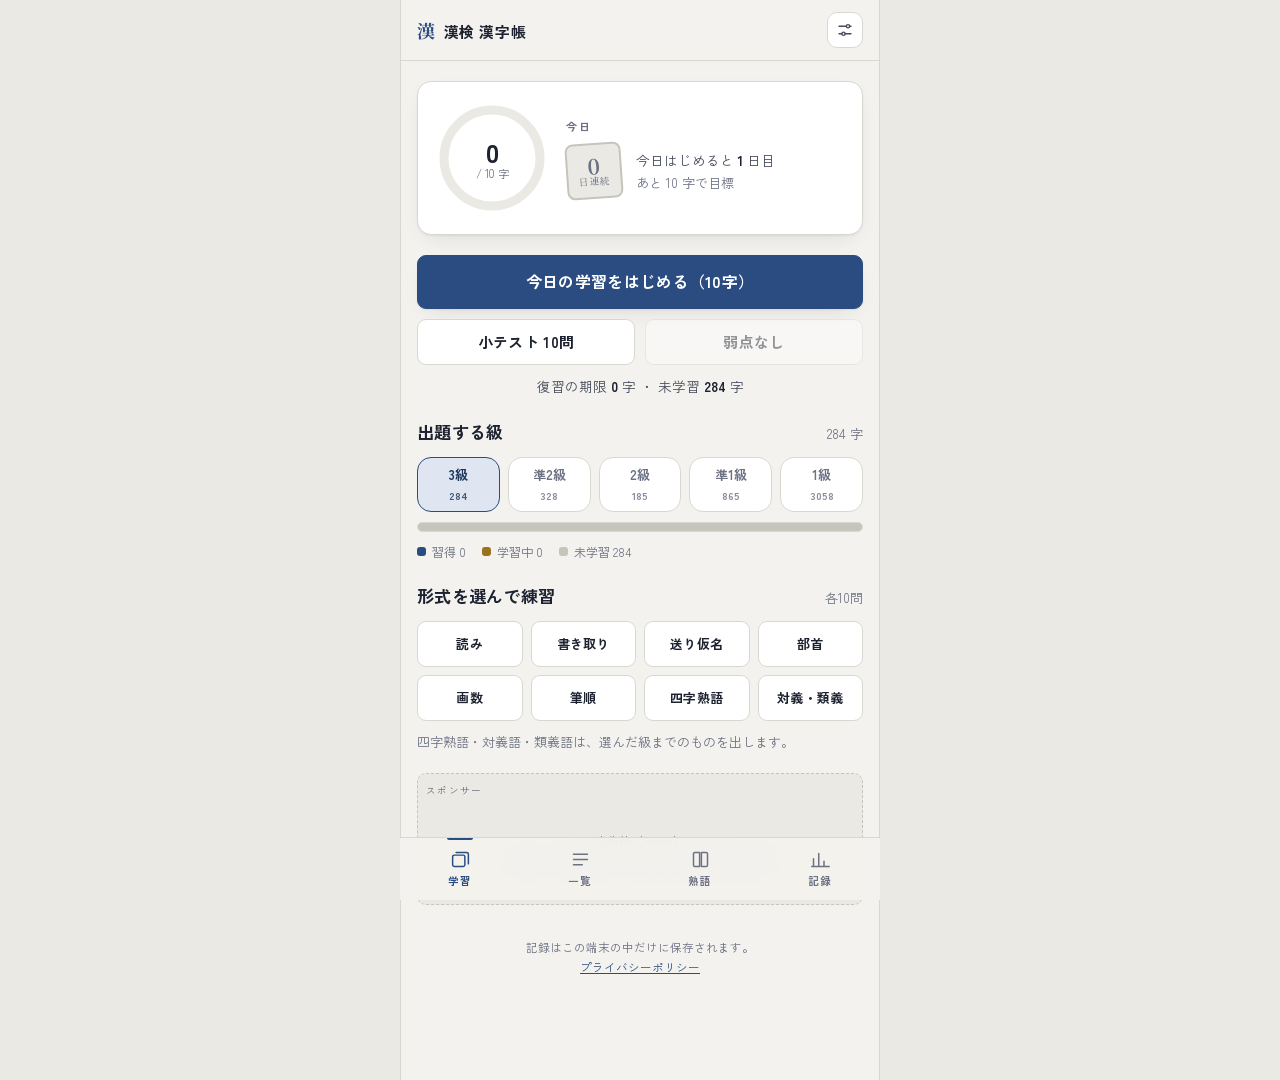
<file: index.html>
<!doctype html>
<html lang="ja">
<head>
<meta charset="utf-8">
<meta name="viewport" content="width=device-width, initial-scale=1, viewport-fit=cover">
<title>漢検 漢字帳</title>
<meta name="description" content="漢検3級〜1級の4,720字を、間隔反復と8形式の小テスト（読み・書き取り・送り仮名・部首・画数・筆順・四字熟語・対義語/類義語）で覚える漢字帳。">
<meta name="theme-color" content="#F3F2EE" media="(prefers-color-scheme: light)">
<meta name="theme-color" content="#11141B" media="(prefers-color-scheme: dark)">
<meta name="apple-mobile-web-app-capable" content="yes">
<meta name="apple-mobile-web-app-title" content="漢検漢字帳">
<meta name="apple-mobile-web-app-status-bar-style" content="default">

<link rel="manifest" href="manifest.webmanifest">
<link rel="icon" href="icons/icon-192.png" sizes="192x192">
<link rel="apple-touch-icon" href="icons/icon-180.png">

<link rel="preconnect" href="https://fonts.googleapis.com">
<link rel="preconnect" href="https://fonts.gstatic.com" crossorigin>
<link rel="stylesheet" href="https://fonts.googleapis.com/css2?family=Zen+Kaku+Gothic+New:wght@400;500;700&family=Noto+Serif+JP:wght@500;600;700&display=swap">
<link rel="stylesheet" href="css/app.css">

<!-- 広告: このサイトが AdSense で承認されたらコメントを外す。表示の ON/OFF は js/ads.js の enabled で切り替える。
<script async src="https://pagead2.googlesyndication.com/pagead/js/adsbygoogle.js?client=ca-pub-8997874792161168" crossorigin="anonymous"></script>
-->
</head>
<body>

<div class="app">
  <header class="topbar" id="topbar"></header>
  <main class="screen" id="screen">
    <p class="empty">読み込み中…</p>
  </main>
  <nav class="tabbar" id="tabbar" aria-label="画面の切り替え"></nav>
</div>

<div id="sheet" hidden></div>

<script src="data/kanji.js"></script>
<script src="data/kanji-p1.js"></script>
<script src="data/kanji-1.js"></script>
<script src="data/jukugo.js"></script>
<script src="js/store.js"></script>
<script src="js/srs.js"></script>
<script src="js/ads.js"></script>
<script src="js/strokes.js"></script>
<script src="js/app.js"></script>

<script>
/* オフラインでも開けるようにする。file:// で開いたときは何もしない。 */
if ("serviceWorker" in navigator && location.protocol.indexOf("http") === 0) {
  window.addEventListener("load", function () {
    navigator.serviceWorker.register("sw.js").catch(function () { /* 失敗しても本体は動く */ });
  });
}
</script>

</body>
</html>
</file>
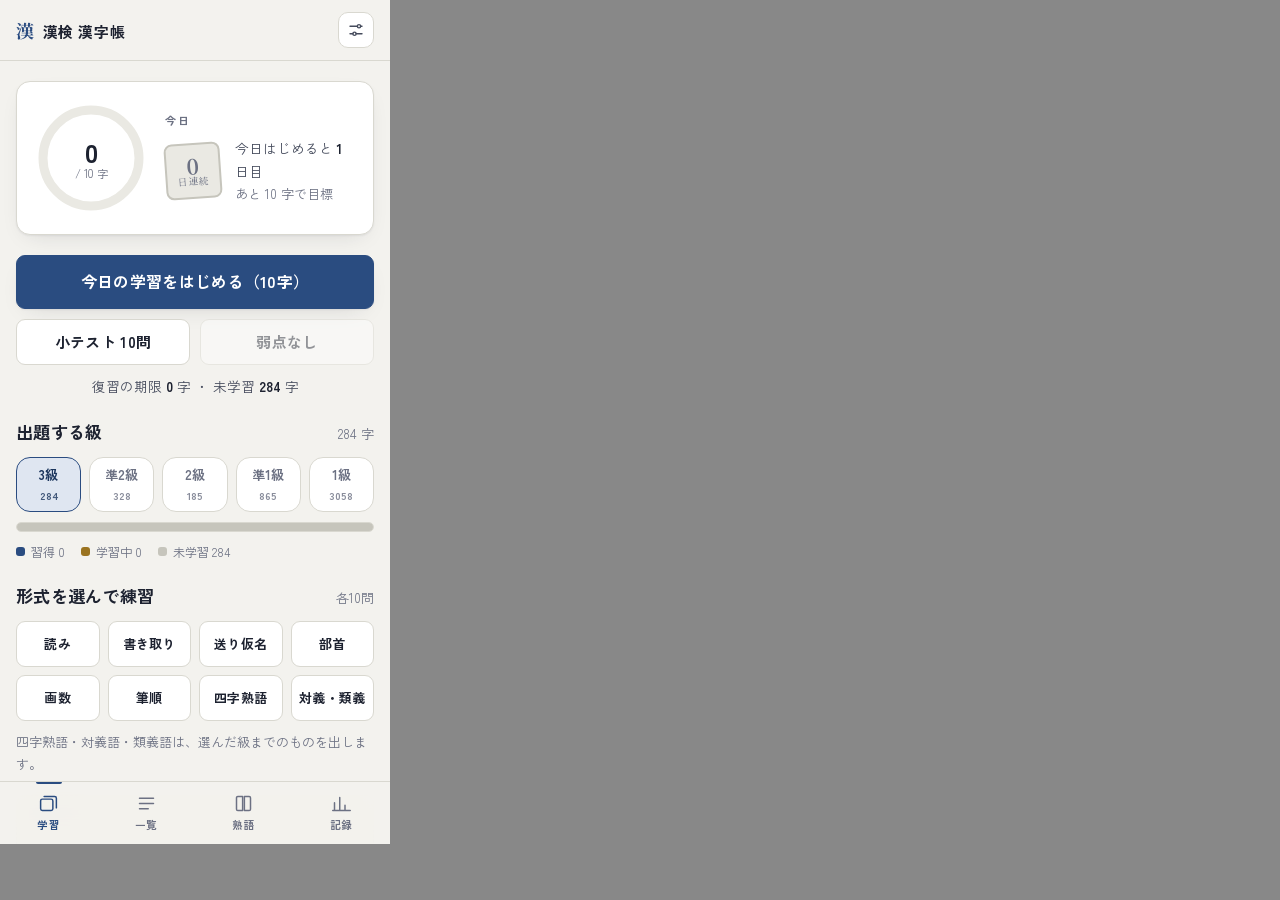
<file: dev/frame.html>
<!doctype html>
<html lang="ja"><head><meta charset="utf-8"><title>frame</title>
<style>html,body{margin:0;background:#888}iframe{display:block;border:0;width:390px;height:844px;background:#fff}</style></head>
<body><iframe id="f"></iframe>
<script>
/* スマホ幅（390px）で preview.html を表示する。スクリーンショット確認用（公開不要）。 ?h=高さ&その他は preview.html に渡す */
var p = new URLSearchParams(location.search), f = document.getElementById("f");
if (p.get("h")) { f.style.height = p.get("h") + "px"; p.delete("h"); }
f.src = "preview.html?" + p.toString();
</script></body></html>
</file>
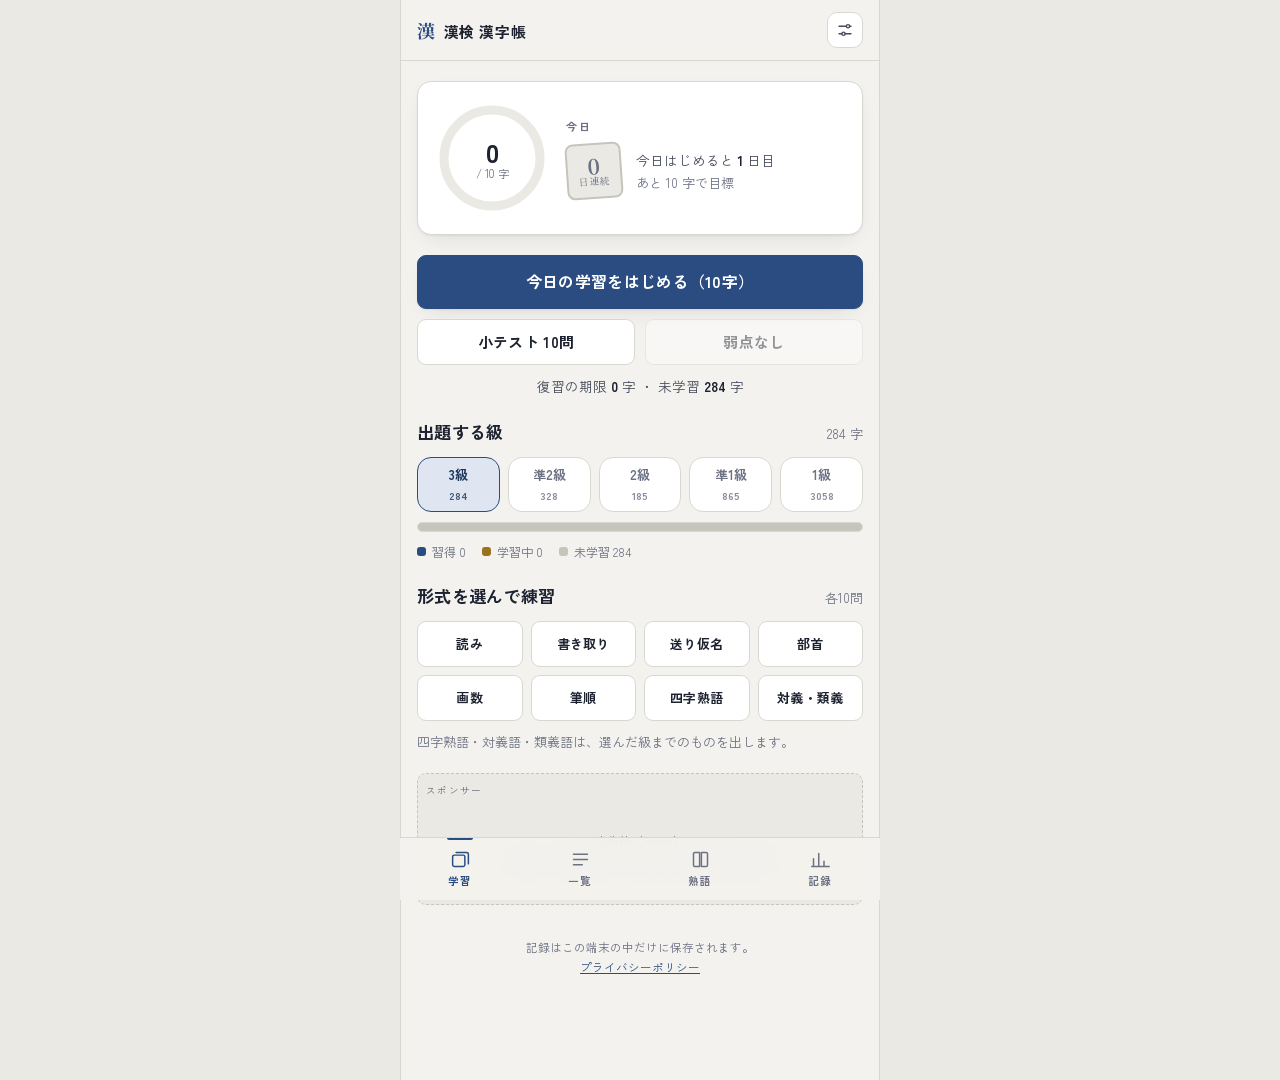
<file: dev/preview.html>
<!doctype html>
<html lang="ja"><head><meta charset="utf-8">
<meta name="viewport" content="width=device-width, initial-scale=1">
<title>preview</title>
<link rel="stylesheet" href="https://fonts.googleapis.com/css2?family=Zen+Kaku+Gothic+New:wght@400;500;700&family=Noto+Serif+JP:wght@500;600;700&display=swap">
<link rel="stylesheet" href="../css/app.css"></head><body>
<div class="app">
  <header class="topbar" id="topbar"></header>
  <main class="screen" id="screen"><p class="empty">読み込み中…</p></main>
  <nav class="tabbar" id="tabbar"></nav>
</div>
<div id="sheet" hidden></div>
<script src="../data/kanji.js"></script>
<script src="../data/kanji-p1.js"></script>
<script src="../data/kanji-1.js"></script>
<script src="../data/jukugo.js"></script>
<script src="../js/store.js"></script>
<script src="../js/srs.js"></script>
<script src="../js/ads.js"></script>
<script src="../js/strokes.js"></script>
<script src="../js/app.js"></script>
<script>
/* スクリーンショット用: ?v=画面名 で、その画面まで自動で進める（公開不要）。
   例 ?v=study / ?v=quiz&k=yomi / ?v=detail / ?v=juku / ?v=stats&theme=dark */
window.KANKEN.stroke.setBase("../data/");
window.addEventListener("load", function () {
  var p = new URLSearchParams(location.search), v = p.get("v") || "home";
  var S = window.KANKEN.store, A = window.KANKEN.app;
  function c(s) { var e = document.querySelector(s); if (e) e.click(); }
  if (p.get("theme")) { S.settings.theme = p.get("theme"); }
  S.settings.levels = (p.get("lv") || "3").split(",");
  document.querySelector('[data-tab="home"]') && c('[data-tab="home"]');
  setTimeout(function () {
    if (v === "study") { c('[data-go="study-normal"]'); if (p.get("r")) c('[data-act="reveal"]'); }
    if (v === "quiz") {
      A.startQuiz([p.get("k") || "yomi"]);
      setTimeout(function () { if (p.get("a")) c('.choice[data-choice="' + p.get("a") + '"]'); }, 400);
    }
    if (v === "list") c('[data-tab="list"]');
    if (v === "detail") { c('[data-tab="list"]'); c('.word-list .word-row:nth-child(' + (p.get("n") || 1) + ')'); }
    if (v === "juku") c('[data-tab="juku"]');
    if (v === "stats") c('[data-tab="stats"]');
    if (v === "settings") c('[data-act="settings"]');
    if (p.get("measure")) setTimeout(function () {
      /* 横にはみ出している要素を探す（スクリーンショット確認用） */
      var W = document.documentElement.clientWidth, out = ["vw=" + W + " sw=" + document.documentElement.scrollWidth];
      Array.prototype.forEach.call(document.querySelectorAll("body *"), function (n) {
        var r = n.getBoundingClientRect();
        if (r.right > W + 1 && out.length < 12) out.push(n.tagName + "." + n.className + " right=" + Math.round(r.right) + " w=" + Math.round(r.width));
      });
      var pre = document.createElement("pre"); pre.id = "measure"; pre.textContent = out.join(" | "); document.body.appendChild(pre);
    }, 800);
  }, 100);
});
</script>
</body></html>
</file>
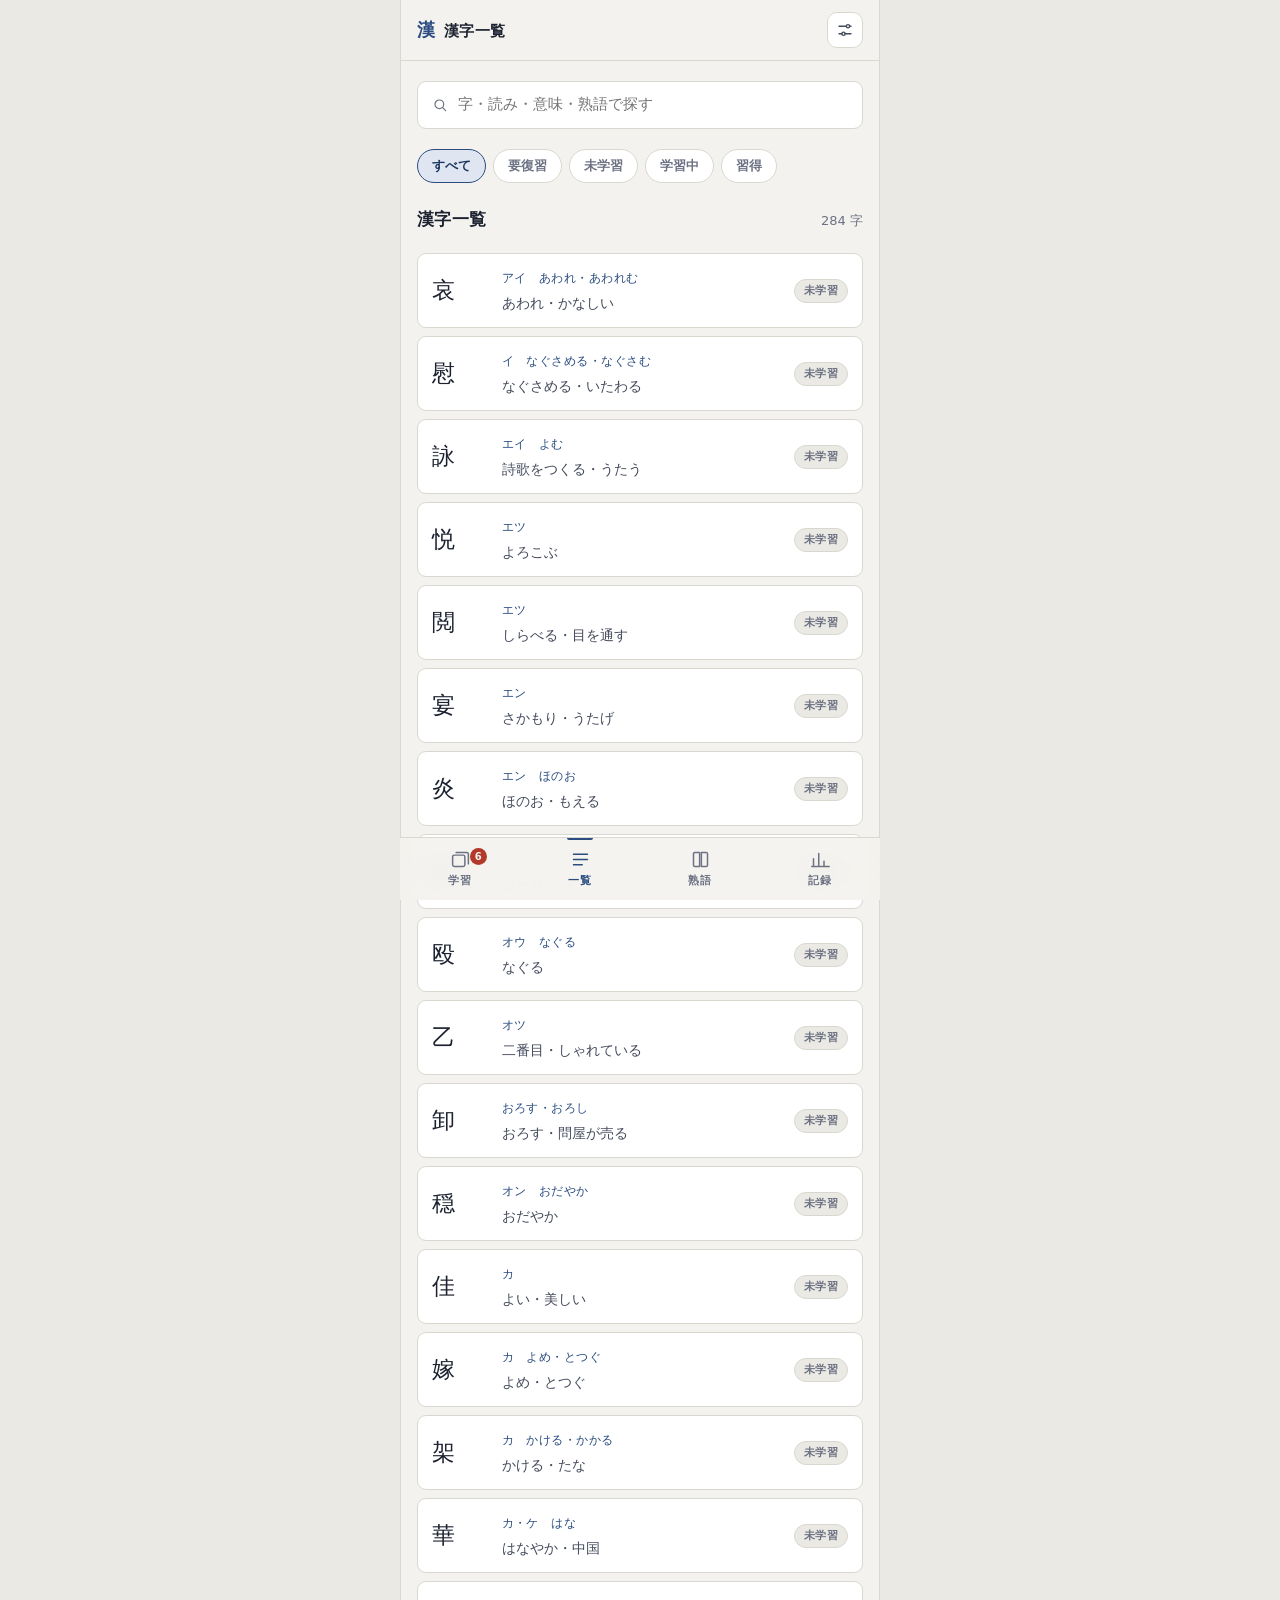
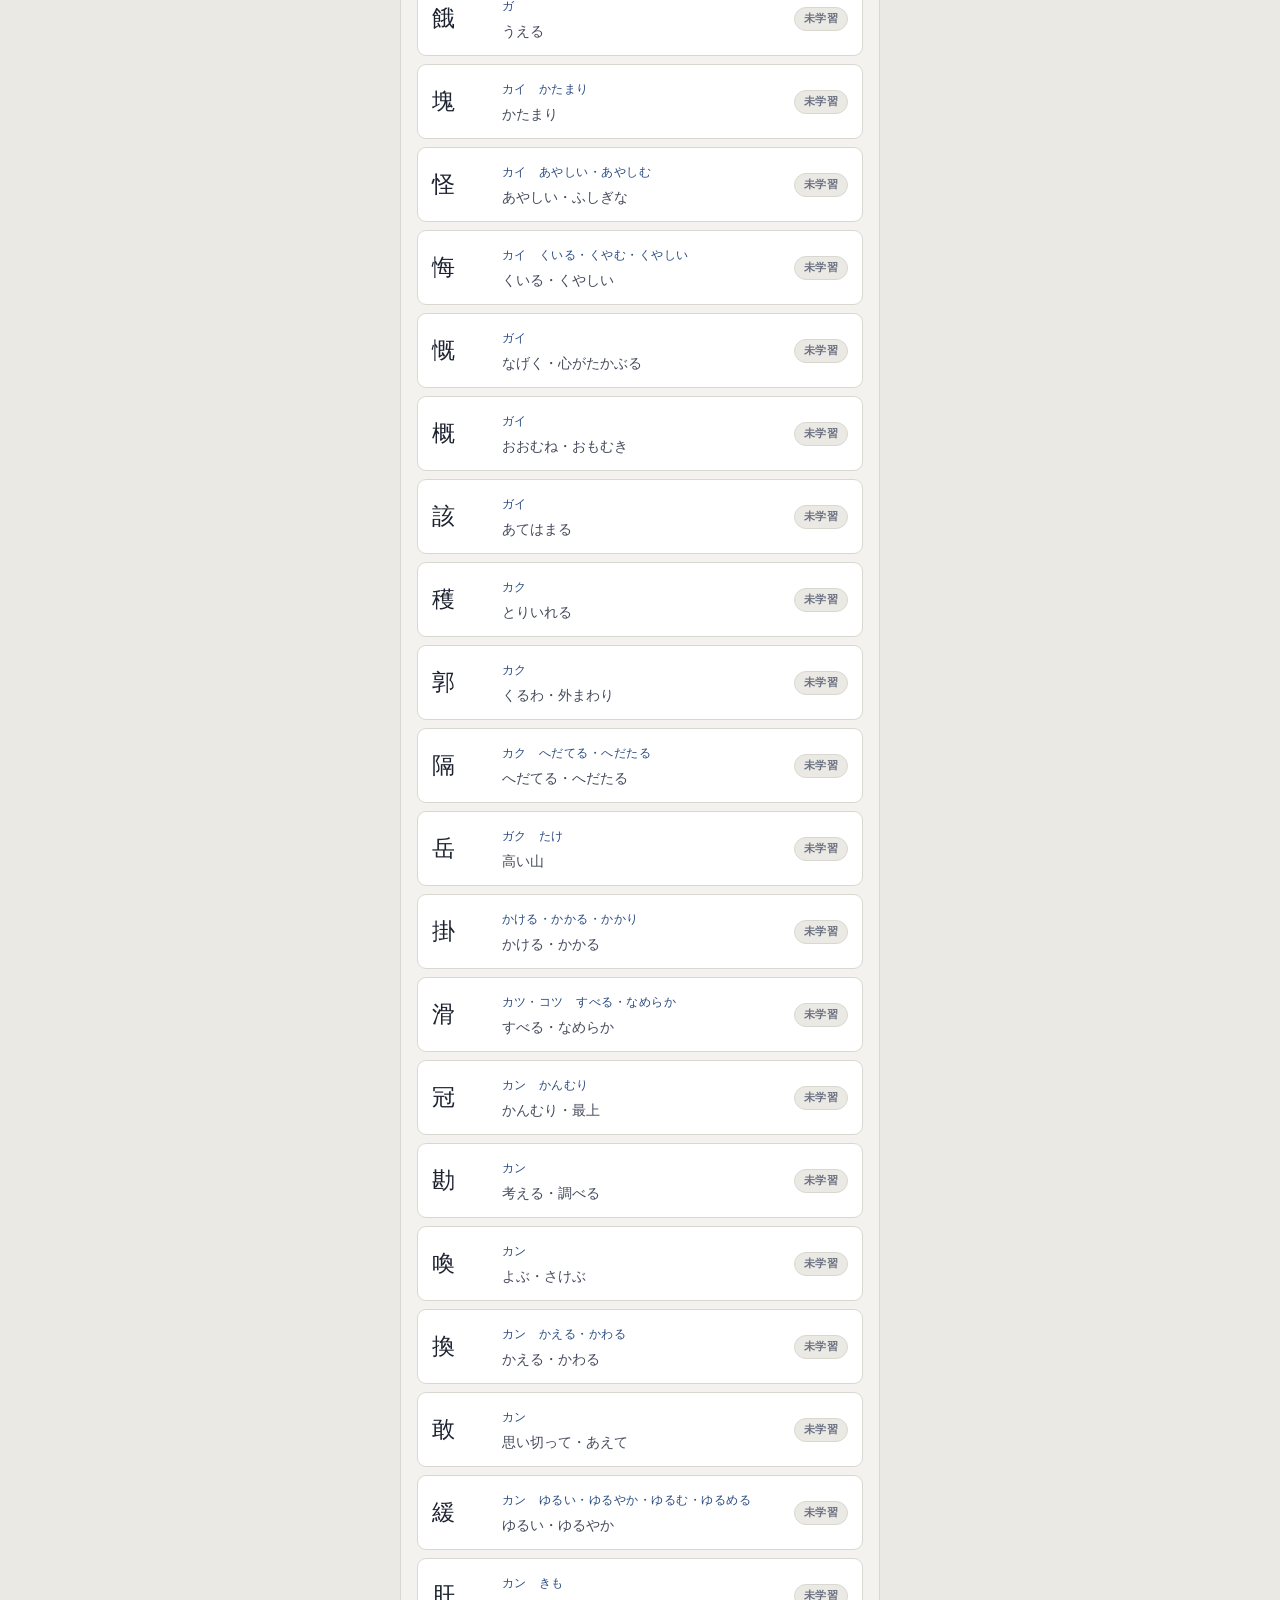
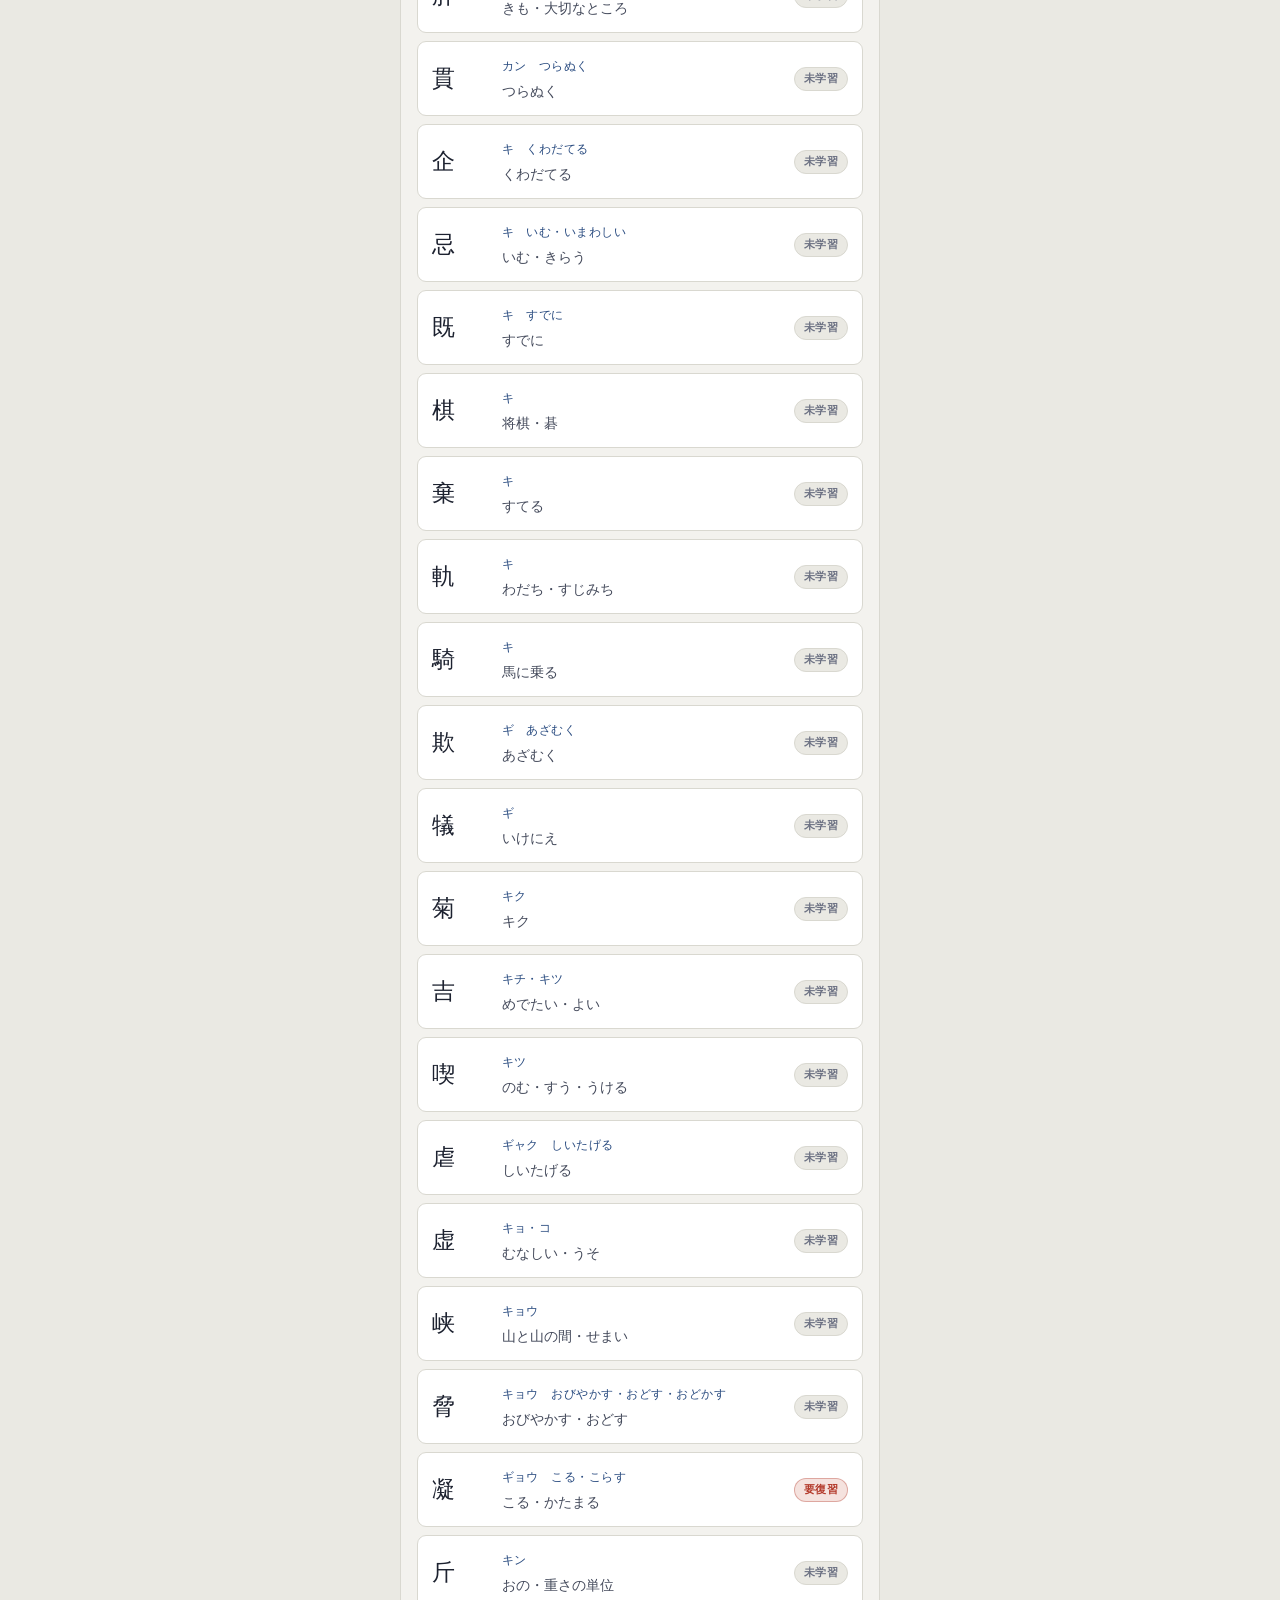
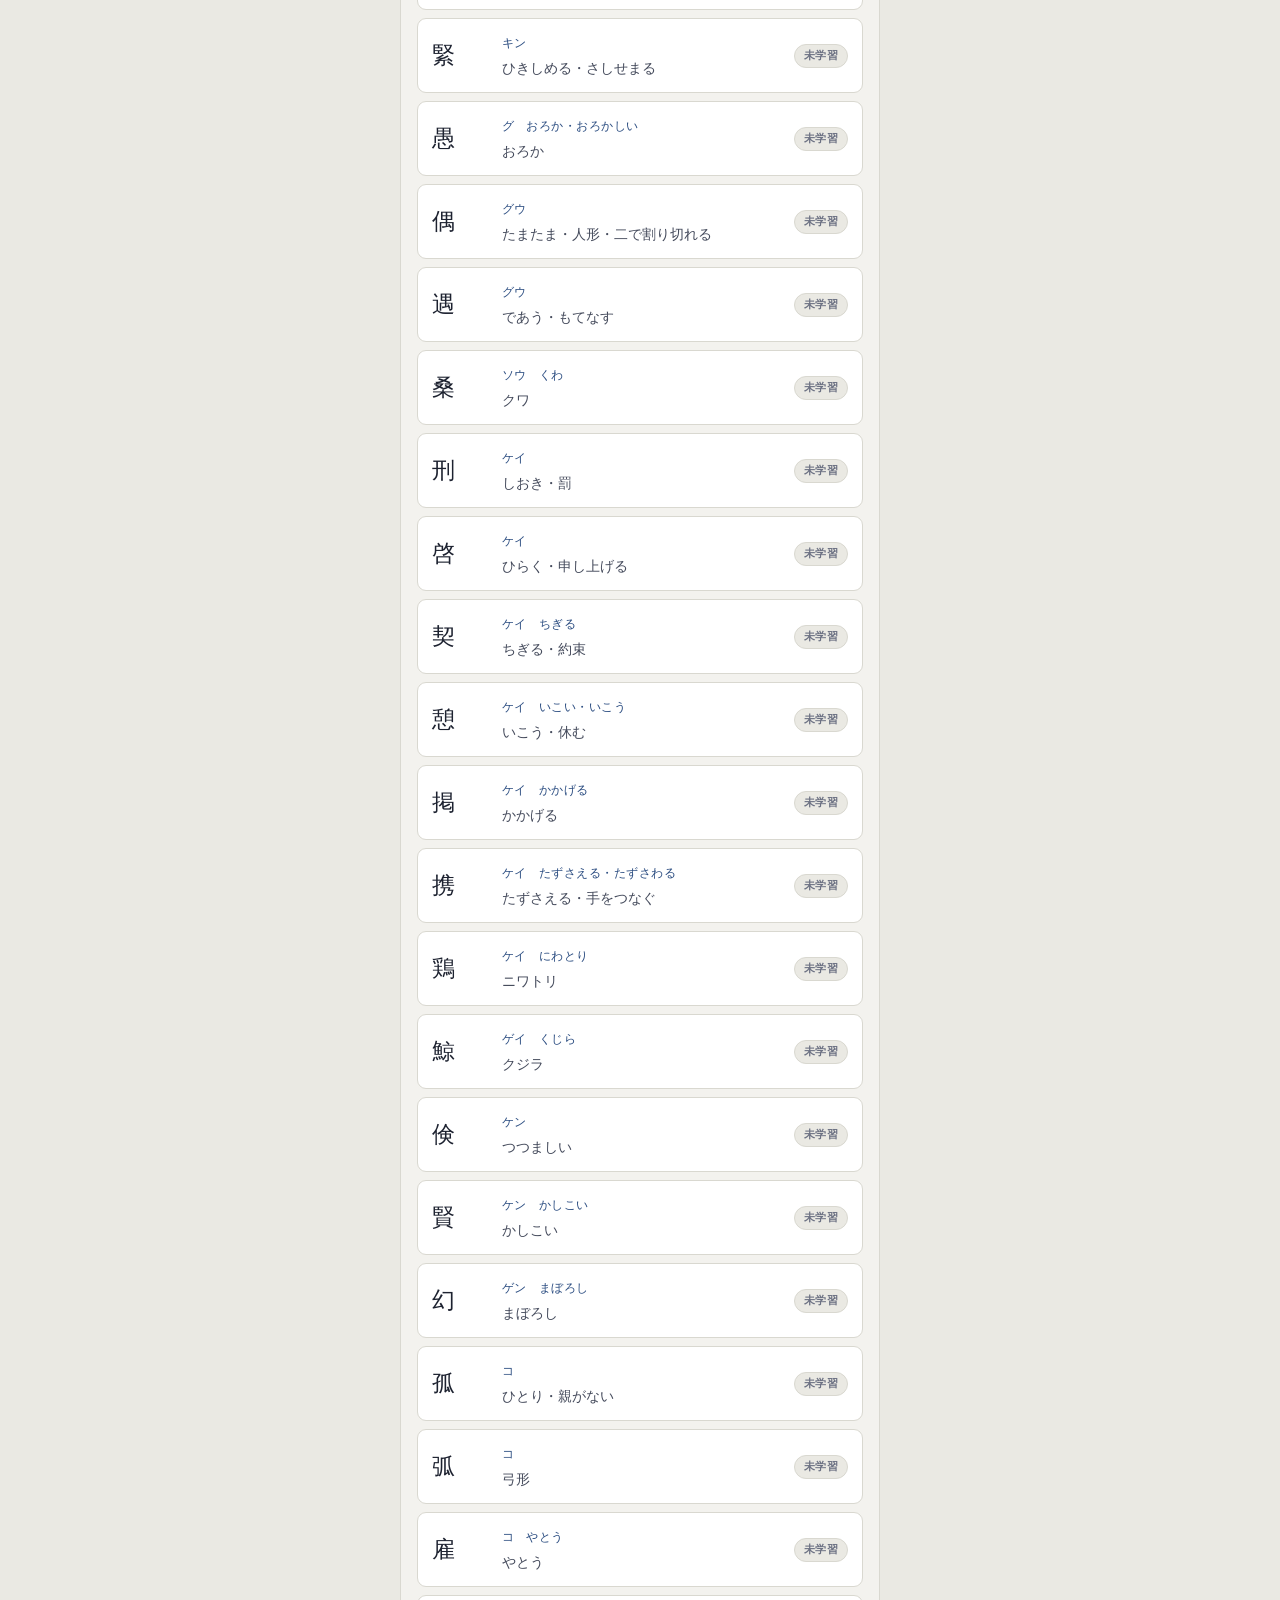
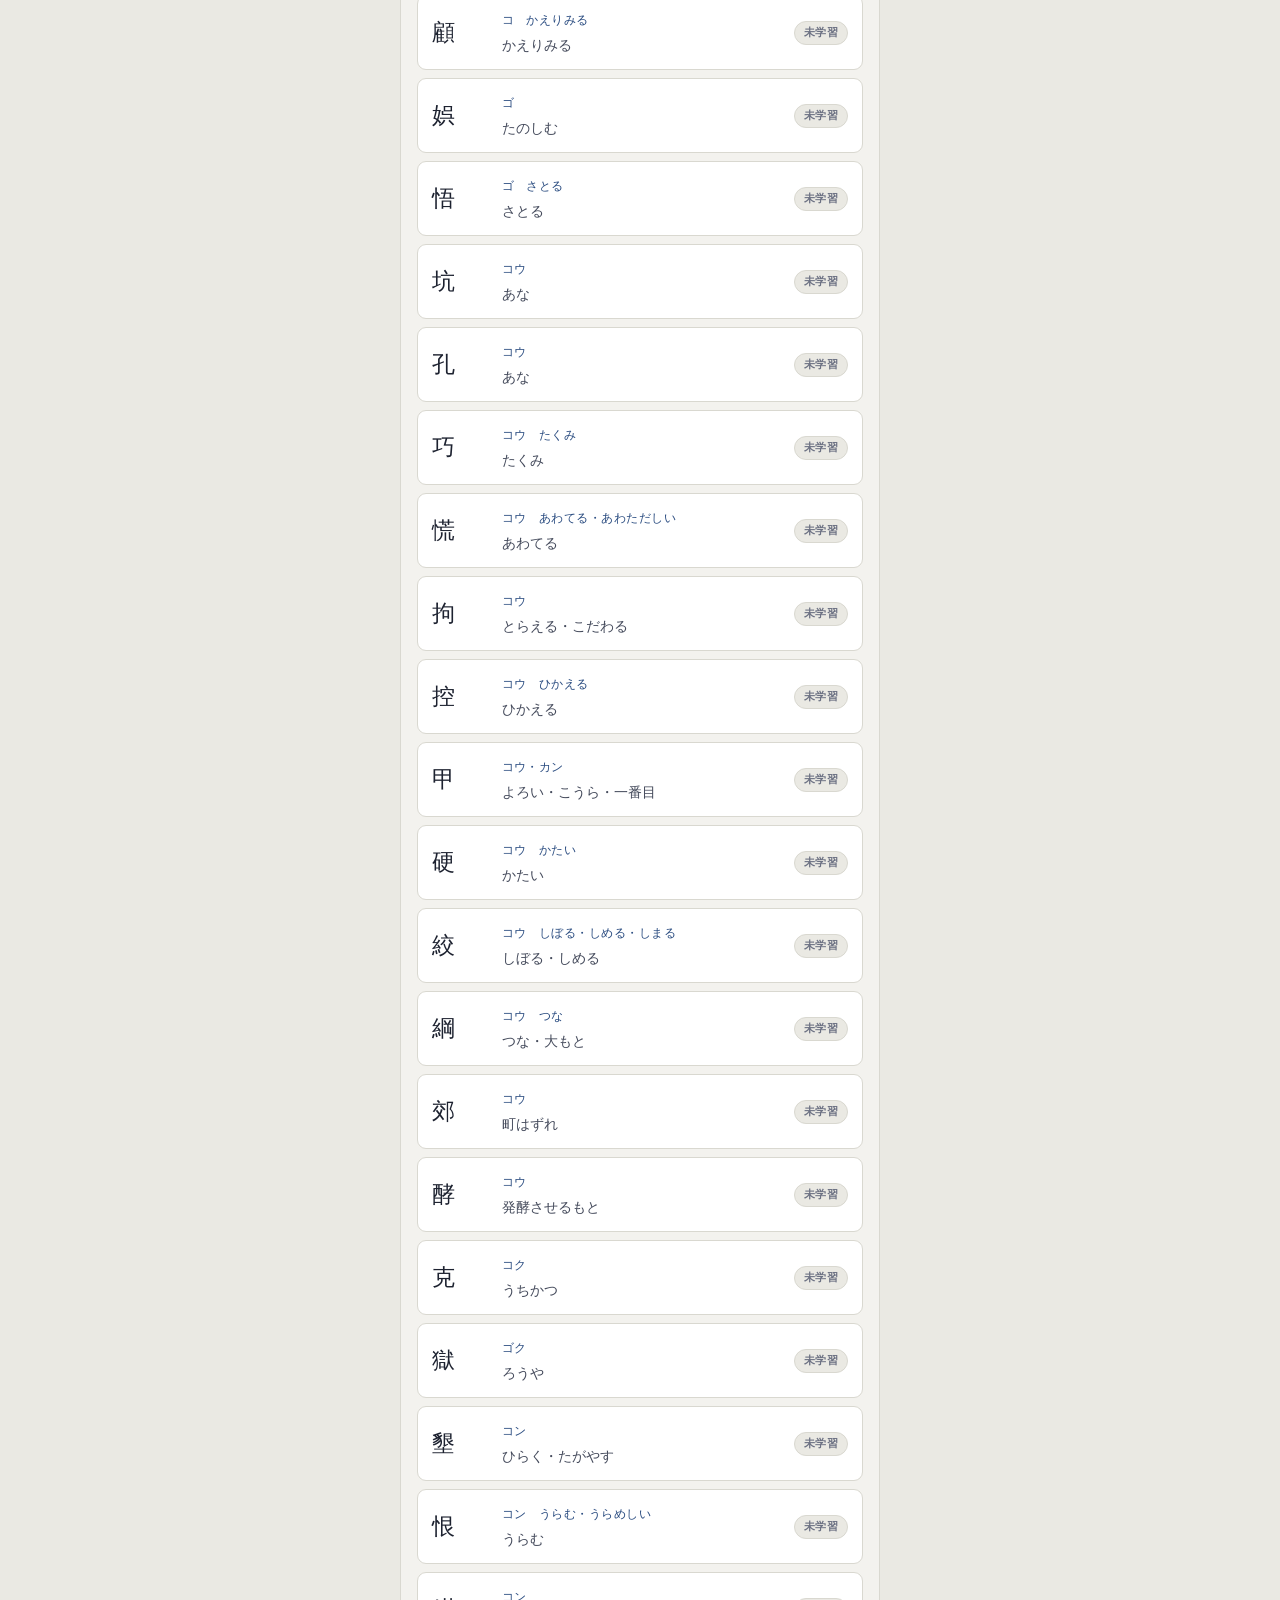
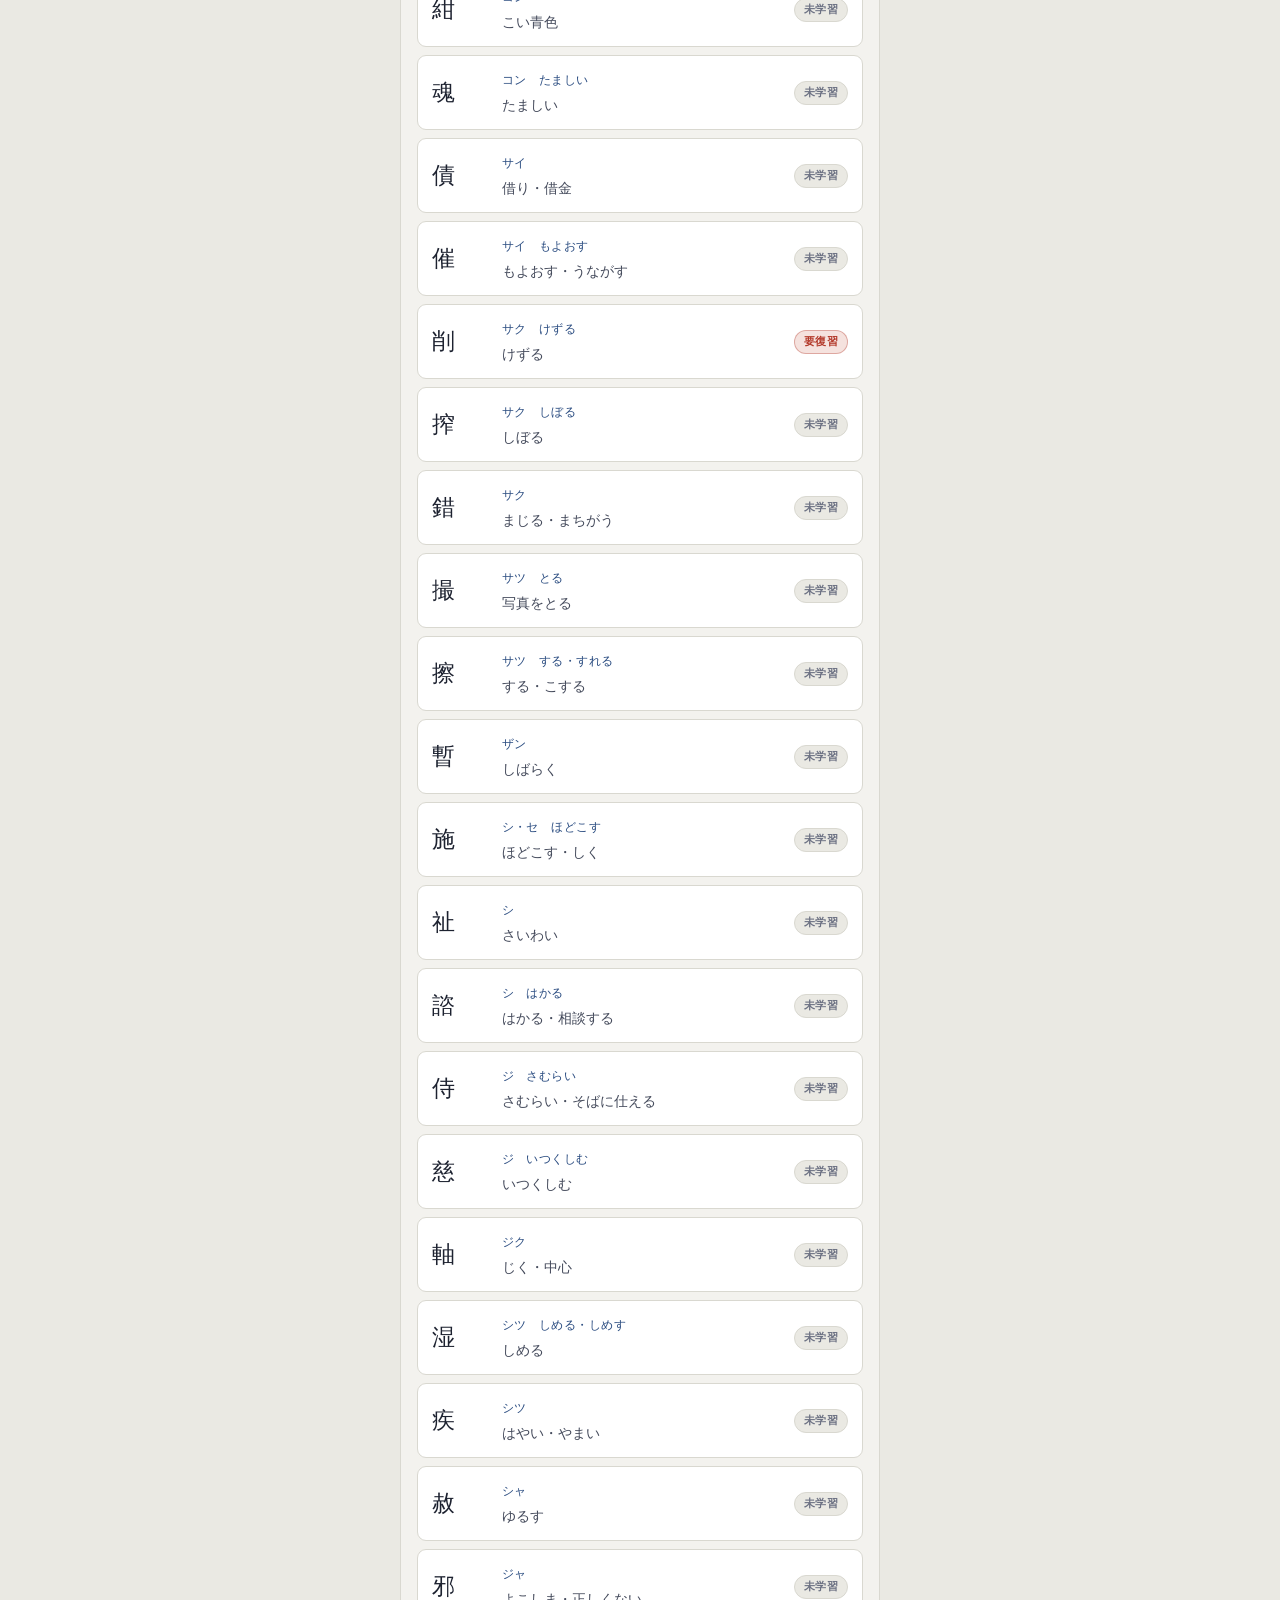
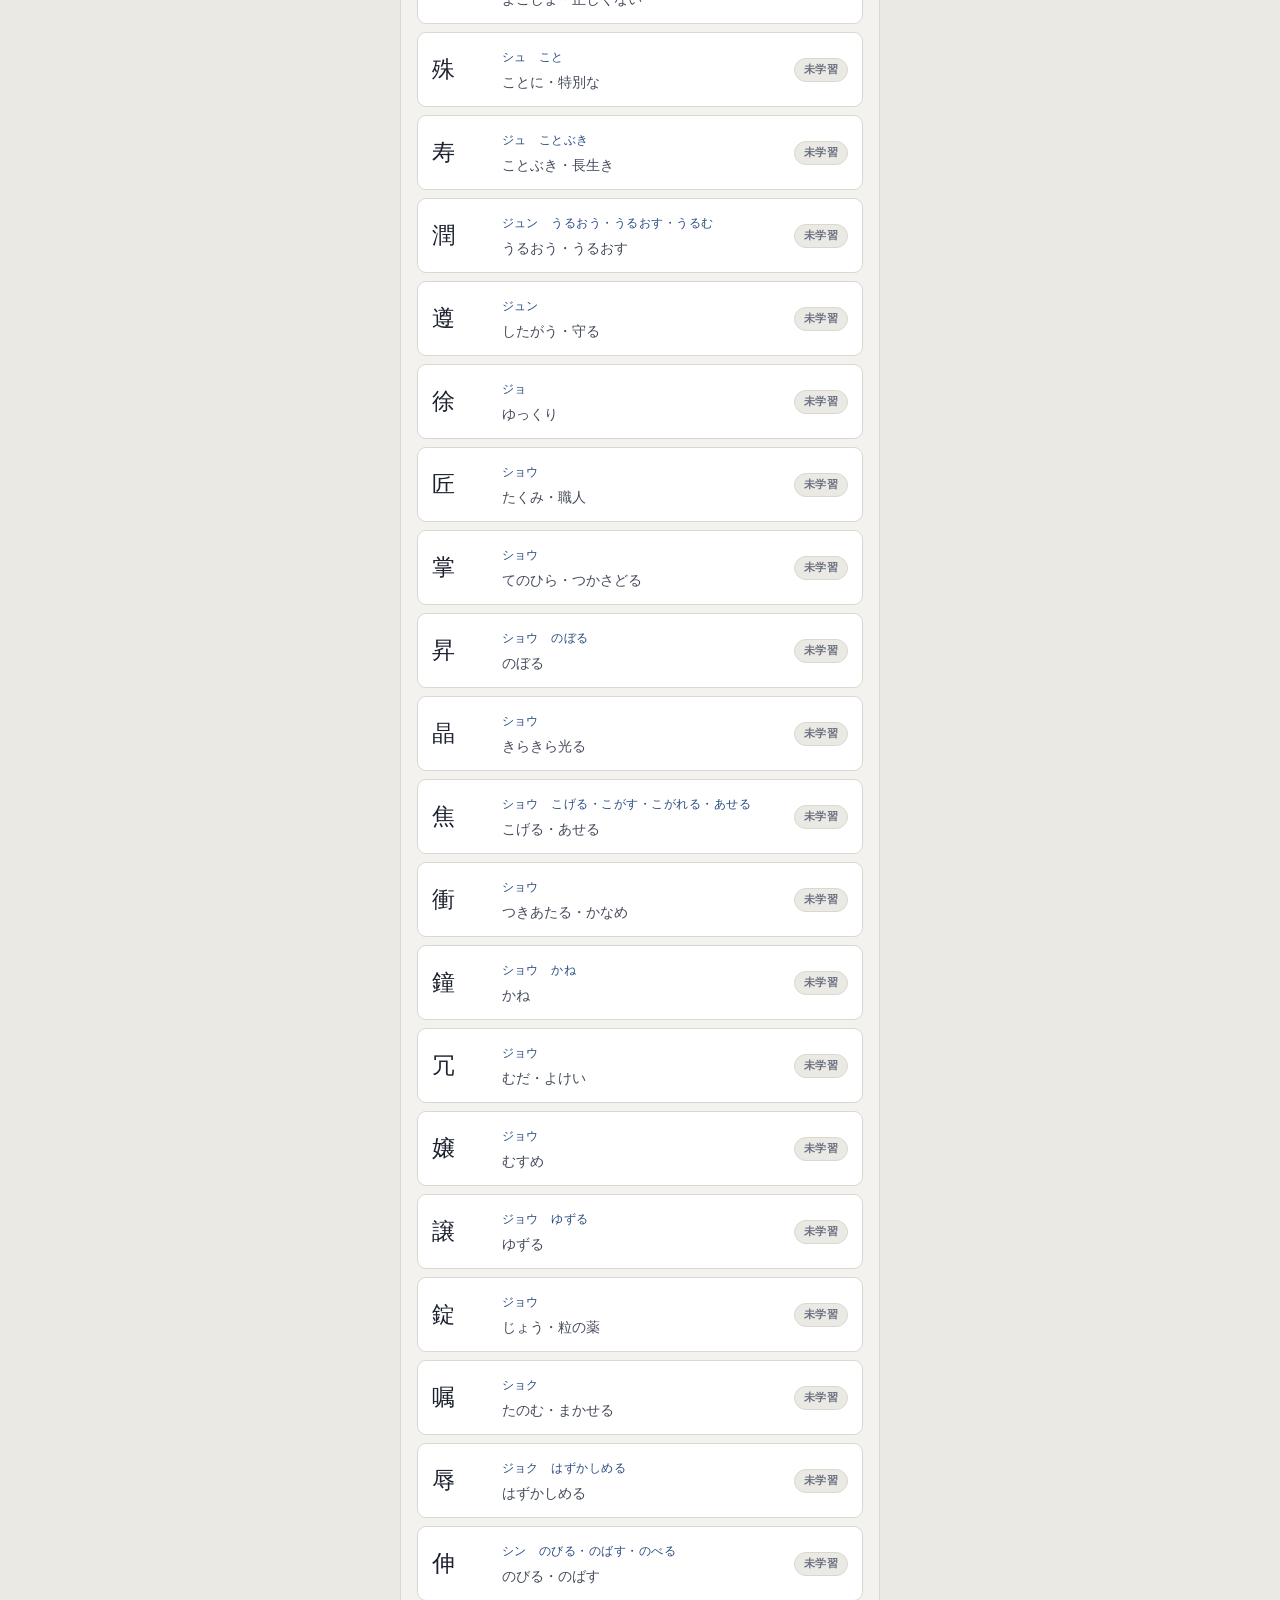
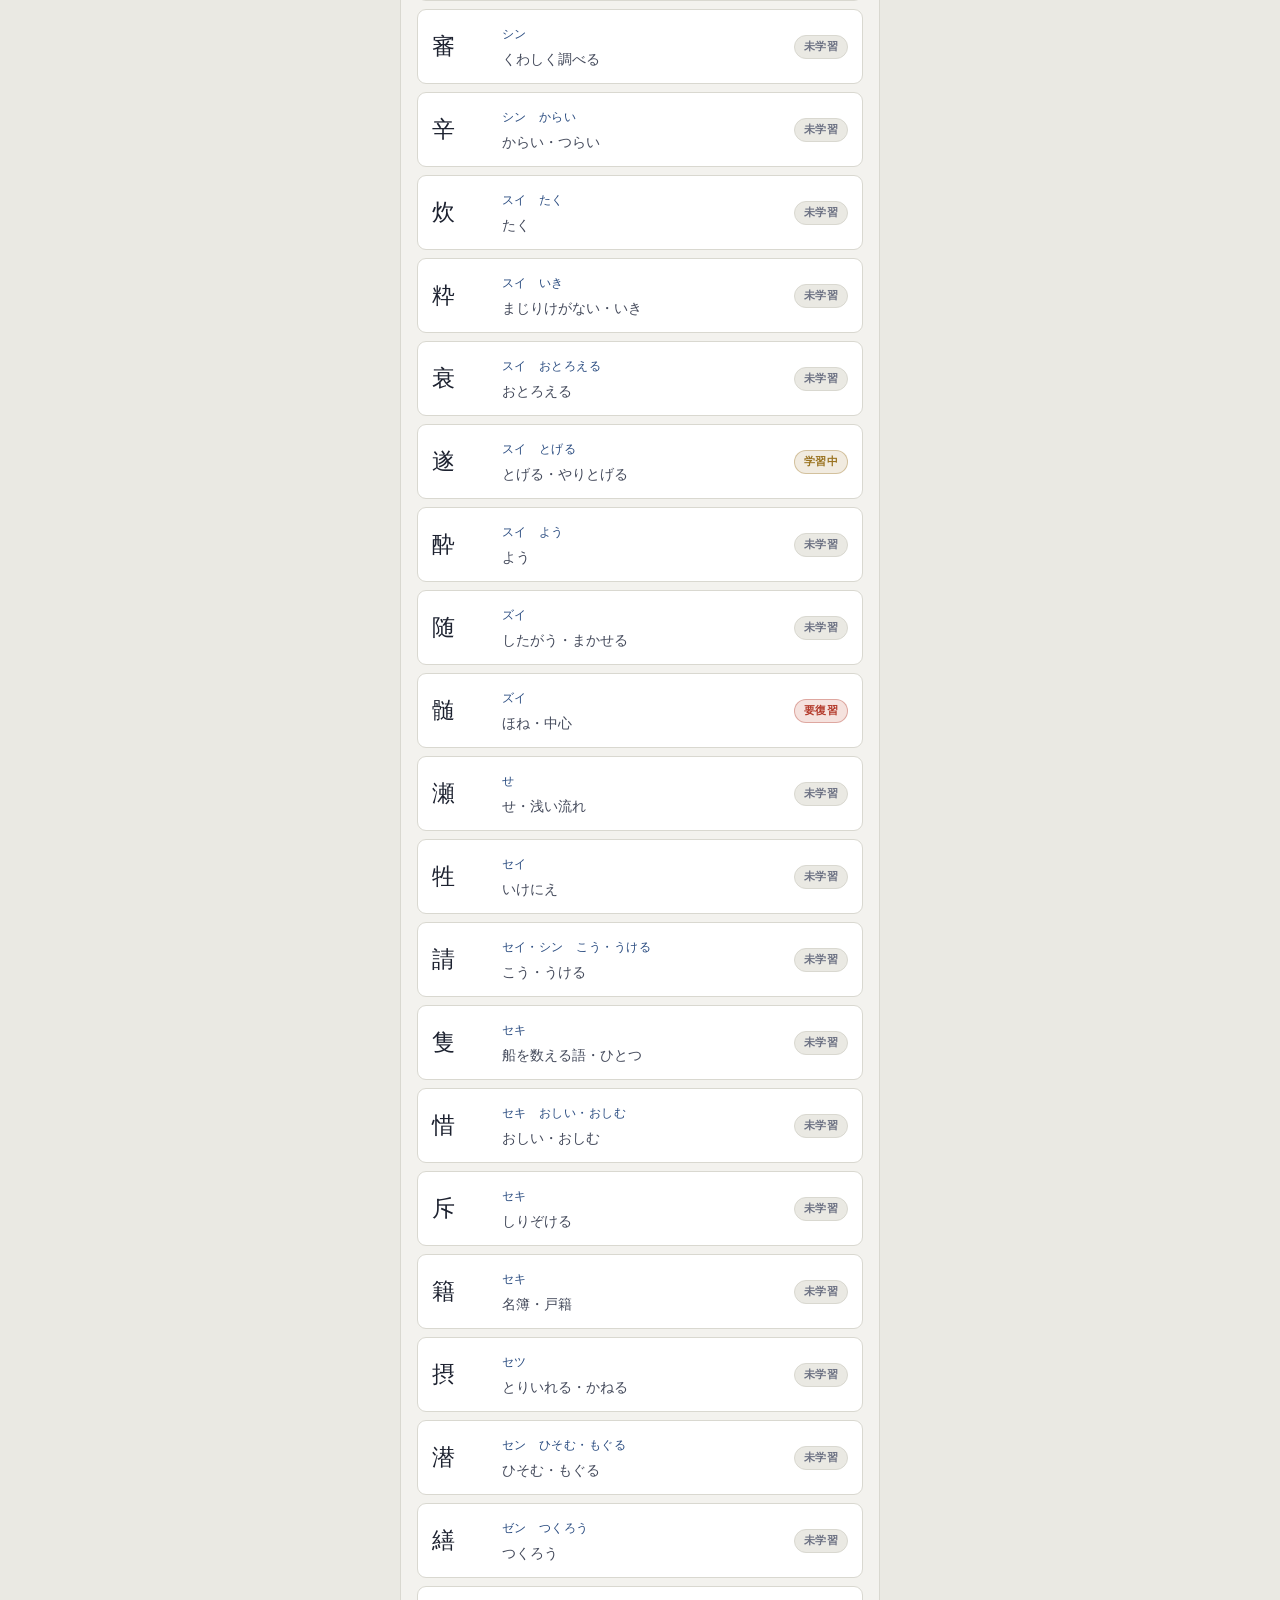
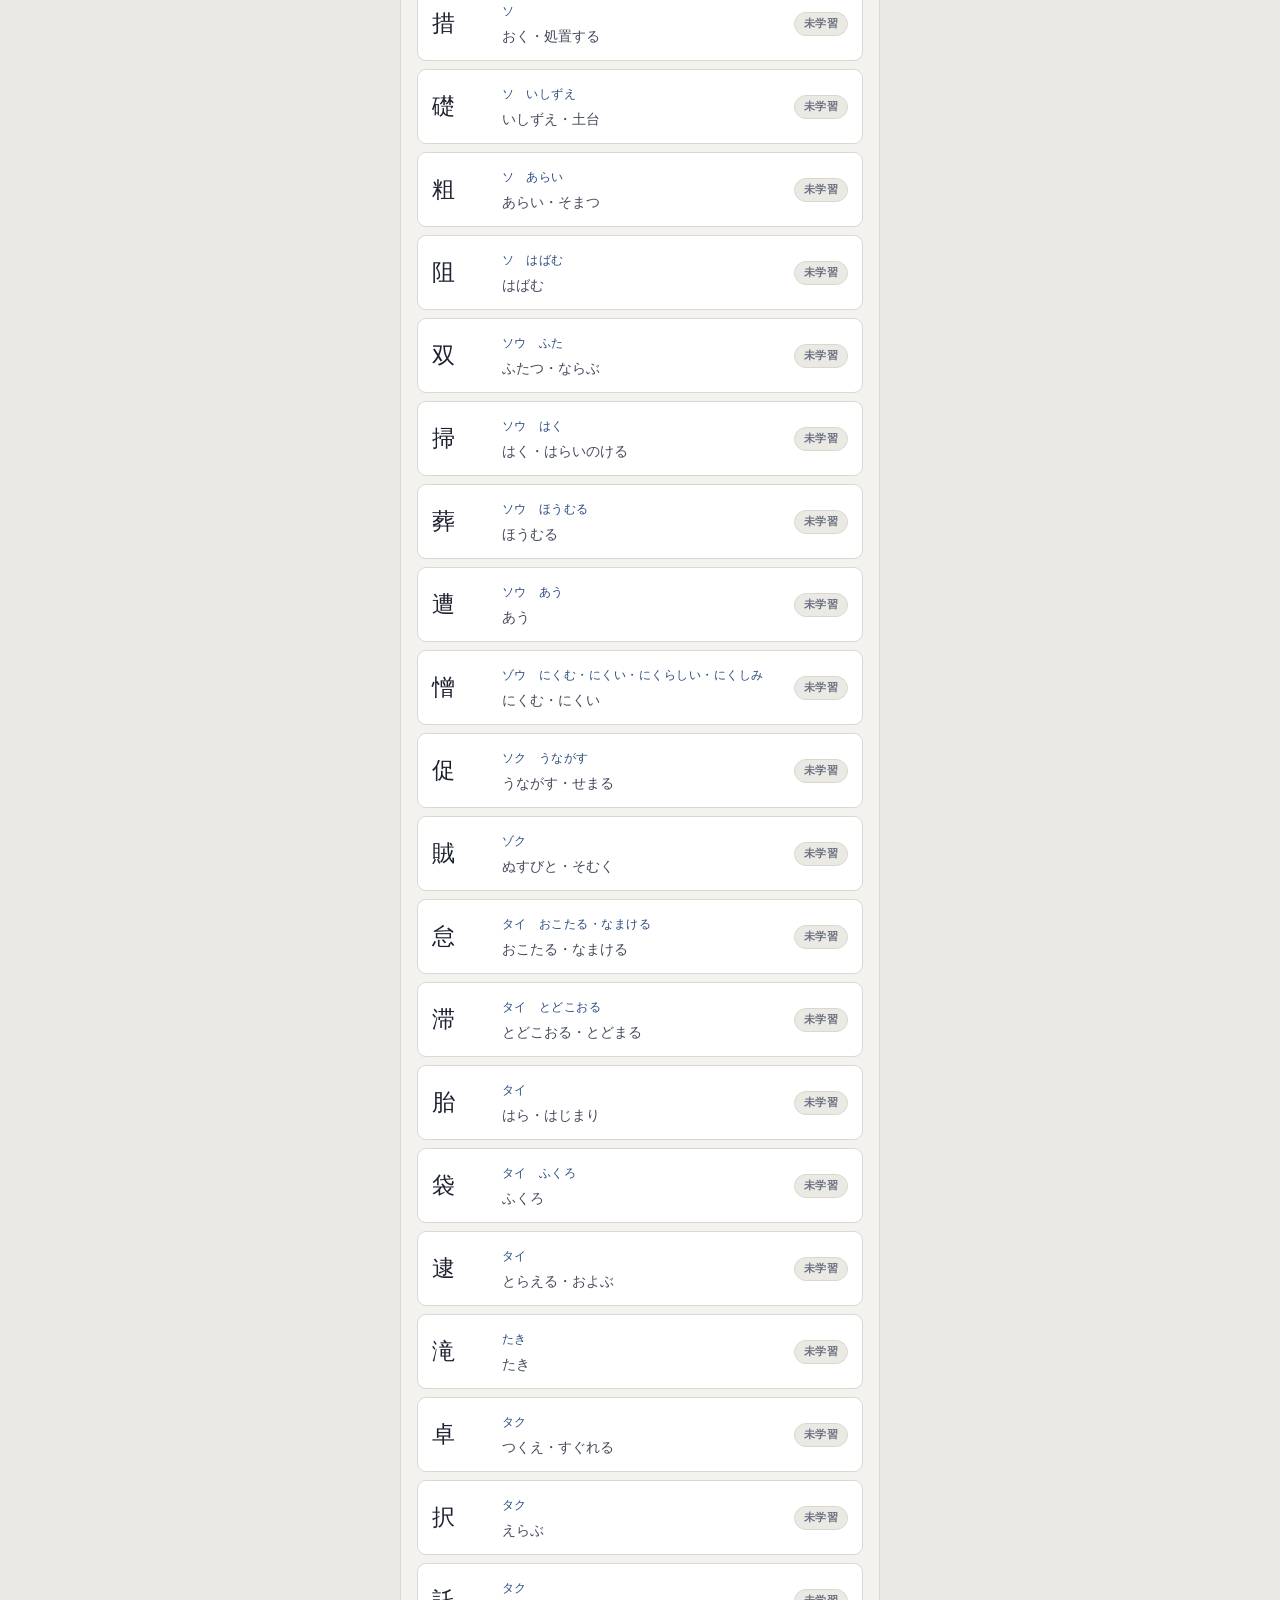
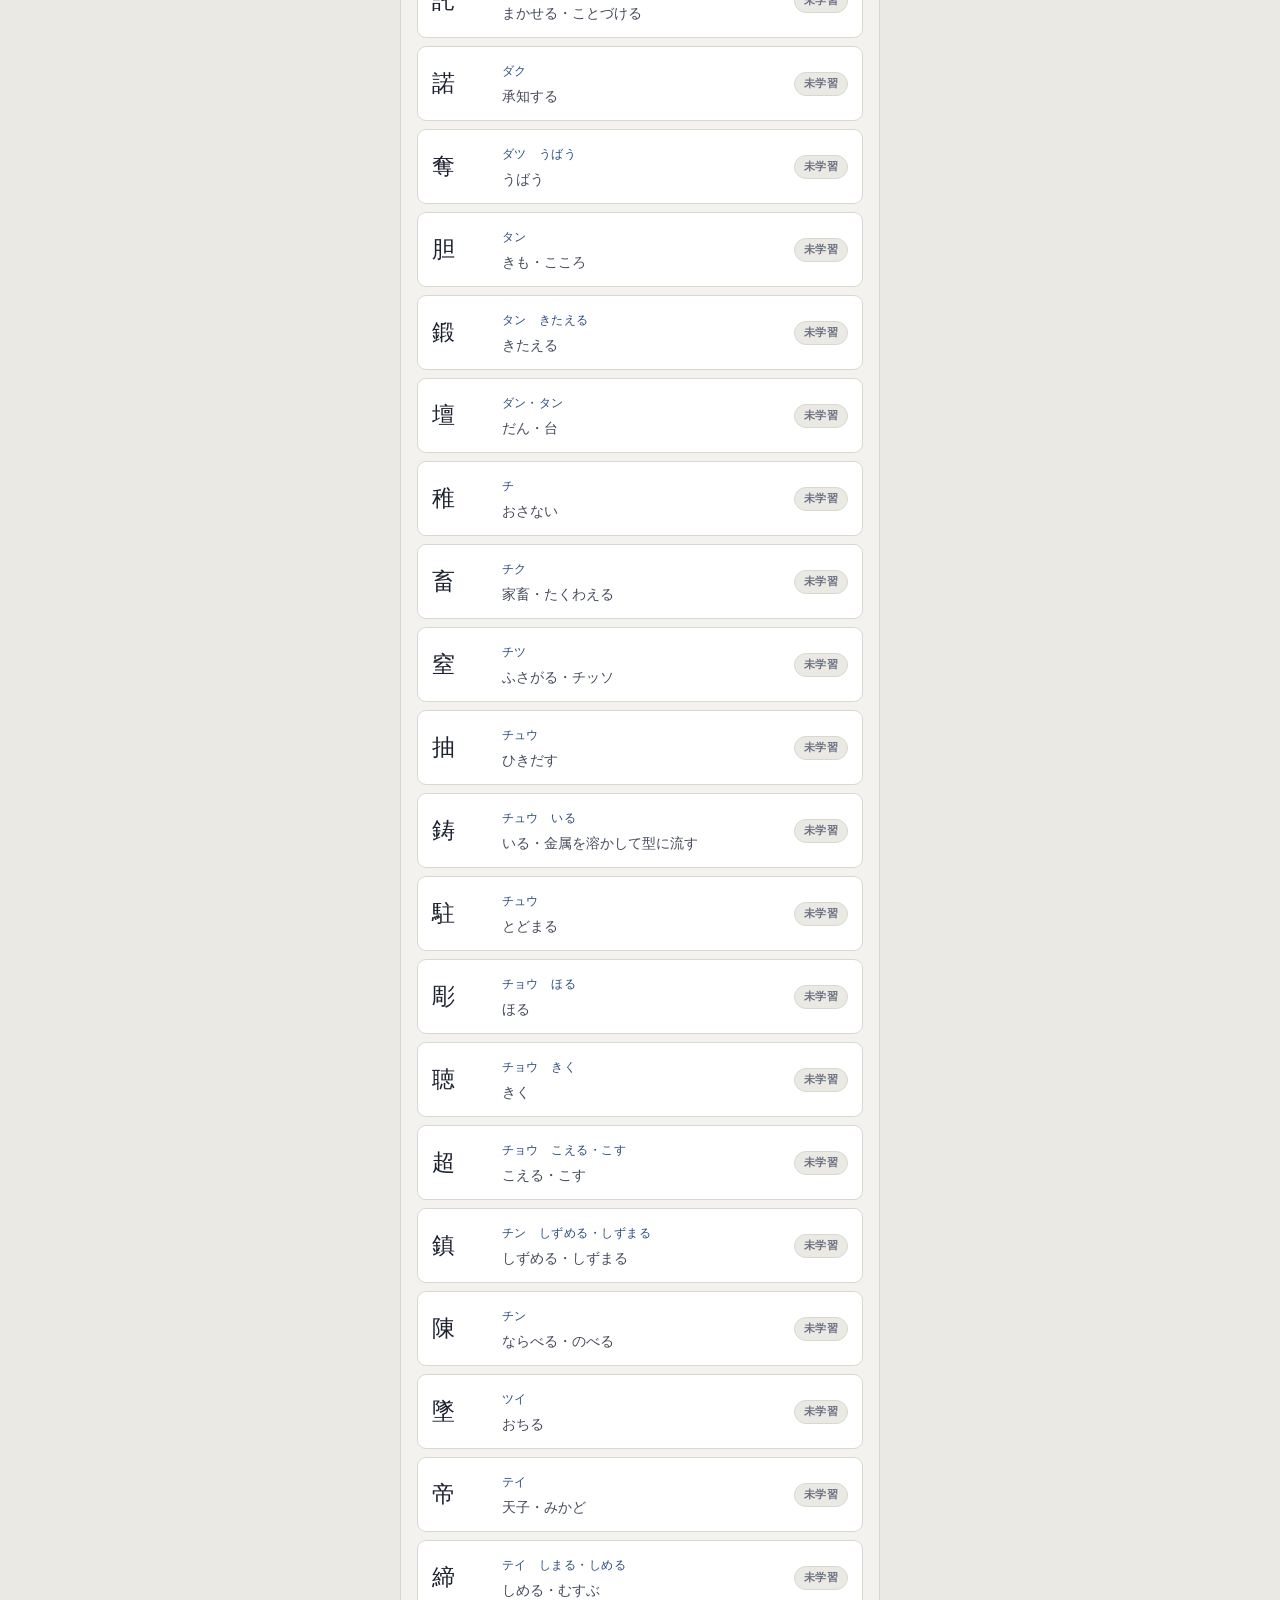
<file: dev/selftest.html>
<!doctype html>
<html lang="ja"><head><meta charset="utf-8"><title>selftest</title>
<link rel="stylesheet" href="../css/app.css"></head><body>
<div class="app">
  <header class="topbar" id="topbar"></header>
  <main class="screen" id="screen"><p class="empty">読み込み中…</p></main>
  <nav class="tabbar" id="tabbar"></nav>
</div>
<div id="sheet" hidden></div>
<pre id="out">pending</pre>
<script src="../data/kanji.js"></script>
<script src="../data/kanji-p1.js"></script>
<script src="../data/kanji-1.js"></script>
<script src="../data/jukugo.js"></script>
<script src="../js/store.js"></script>
<script src="../js/srs.js"></script>
<script src="../js/ads.js"></script>
<script src="../js/strokes.js"></script>
<script src="../js/app.js"></script>
<script>
/* 自己診断。サーバー経由で開く（python -m http.server → /dev/selftest.html）。
   この端末に保存された学習記録は消えるので、普段使うブラウザでは開かないこと。 */
var L = [];
function ok(name, cond, extra) { L.push((cond ? "PASS " : "FAIL ") + name + (extra !== undefined ? "  [" + extra + "]" : "")); }
function q(s) { return document.querySelector(s); }
function qa(s) { return document.querySelectorAll(s); }
function click(s) { var e = q(s); if (!e) { L.push("FAIL click-missing " + s); return false; } e.click(); return true; }
function uniq(a) { var o = {}; return a.every(function (x) { if (o[x]) return false; o[x] = 1; return true; }); }

window.KANKEN.stroke.setBase("../data/");
window.addEventListener("load", function () { setTimeout(run, 60); });

function done() {
  var fail = L.filter(function (s) { return s.indexOf("FAIL") === 0; }).length;
  var head = "RESULT " + (L.length - fail) + "/" + L.length + " passed";
  document.getElementById("out").textContent = head + "\n" + L.join("\n");
  document.title = head;
}

function run() {
  try {
    var S = window.KANKEN.store, R = window.KANKEN.srs, A = window.KANKEN.app;
    S.reset();

    /* --- データ --- */
    var K = A.kanji(), Y = A.yoji(), P = A.pairs();
    ok("kanji 3923+797", K.length === 797 + 865 + 3058, K.length);
    ok("3級 284", K.filter(function (x) { return x.lv === "3"; }).length === 284);
    ok("準2級 328", K.filter(function (x) { return x.lv === "p2"; }).length === 328);
    ok("2級 185", K.filter(function (x) { return x.lv === "2"; }).length === 185);
    ok("準1級 865", K.filter(function (x) { return x.lv === "p1"; }).length === 865);
    ok("1級 3058", K.filter(function (x) { return x.lv === "1"; }).length === 3058);
    var wide = function (x) { return x.lv === "p1" || x.lv === "1"; };
    /* 準1級・1級は、語の例が乏しい字（異体字・部首・単位の国字など）には例文を載せていない */
    var exP1 = K.filter(function (x) { return x.lv === "p1" && x.ex.length; }).length;
    var ex1 = K.filter(function (x) { return x.lv === "1" && x.ex.length; }).length;
    ok("準1級 examples >= 780", exP1 >= 780, exP1);
    ok("1級 examples >= 1400", ex1 >= 1400, ex1);
    ok("yoji >= 150", Y.length >= 150, Y.length);
    ok("pairs >= 120", P.length >= 120, P.length);
    ok("kanji ids unique", uniq(K.map(function (x) { return x.id; })));
    ok("yoji ids unique", uniq(Y.map(function (x) { return x.id; })));
    ok("pair ids unique", uniq(P.map(function (x) { return x.id; })));
    var bad = K.filter(function (x) {
      return !x.m || !x.rad || !x.radn || !(x.st > 0) || x.rd.length < 3 ||
        (!wide(x) && (!x.ex.length || (!x.on.length && !x.kun.length)));
    });
    ok("kanji fields filled", bad.length === 0, bad.map(function (x) { return x.k; }).join(""));
    var badEx = [];
    K.forEach(function (x) {
      x.ex.forEach(function (e) {
        if (e[0].indexOf(x.k) === -1 || e[2].indexOf("{" + e[0] + "}") === -1 || e[3].length < 3 || e[4].length < 3 ||
            e[3].indexOf(e[1]) !== -1 || e[4].indexOf(e[0]) !== -1) badEx.push(x.k + e[0]);
      });
    });
    ok("examples: target, sentence mark, 3+ distractors, no answer among distractors", badEx.length === 0, badEx.slice(0, 5).join(","));
    var badY = Y.filter(function (y) { return y.w.length !== 4 || y.r.length !== 4 || !y.m; });
    ok("yoji shape", badY.length === 0, badY.map(function (y) { return y.w; }).join(","));
    ok("yoji blankable", Y.every(function (y) { return y.d.some(function (d) { return d.length >= 3; }); }));
    ok("alt glyph notes (叱填剥頬)", K.filter(function (x) { return x.alt; }).length === 4);

    /* --- 日付と間隔の計算 --- */
    ok("intervalFor(0)=1", R.intervalFor(0) === 1);
    ok("intervalFor(3)=8", R.intervalFor(3) === 8);
    ok("daysBetween", S.daysBetween("2026-02-28", "2026-03-01") === 1);
    ok("shiftDays over month", S.shiftDays("2026-01-31", 1) === "2026-02-01");

    /* --- 形式ごとの問題（全字・全熟語で組めるか） --- */
    var kinds = ["yomi", "kaki", "okuri", "bushu", "kakusu"];
    kinds.forEach(function (kind) {
      var errs = [], made = 0;
      K.forEach(function (x) {
        for (var n = 0; n < 4; n++) {
          var qq;
          try { qq = A.buildOne(kind, x); } catch (e) { errs.push(x.k + ":" + e.message); return; }
          if (!qq) return;
          made++;
          if (qq.choices.length < 3 || qq.answer < 0 || qq.answer >= qq.choices.length || !uniq(qq.choices)) errs.push(x.k);
        }
      });
      ok("build " + kind + " for every kanji", errs.length === 0 && made > 0, "made=" + made + " " + errs.slice(0, 4).join(","));
    });
    var okuriN = K.filter(function (x) { return A.buildOne("okuri", x); }).length;
    ok("okuri available for many kanji", okuriN > 200, okuriN);
    ["yoji", "pair"].forEach(function (kind) {
      var errs = [];
      (kind === "yoji" ? Y : P).forEach(function (x) {
        for (var n = 0; n < 4; n++) {
          var qq = A.buildOne(kind, x);
          if (!qq || qq.choices.length < 4 || !uniq(qq.choices)) { errs.push(x.id); return; }
        }
      });
      ok("build " + kind + " for every item", errs.length === 0, errs.slice(0, 4).join(","));
    });

    /* --- ホーム --- */
    S.settings.levels = ["3"];
    A.init && null;
    click('[data-tab="home"]');
    ok("home renders", !!q(".today"));
    ok("5 level chips", qa(".levels .chip").length === 5);
    ok("8 kind buttons", qa(".kind-grid .kind-btn").length === 8);

    /* --- 学習の一巡 --- */
    click('[data-go="study-normal"]');
    ok("study card", !!q(".card .card__hanzi"));
    click('[data-act="reveal"]');
    ok("revealed info grid", !!q(".kinfo") && !!q(".exlist"));
    var before = S.countStudied(S.today());
    click('[data-grade="good"]');
    ok("grade good counts", S.countStudied(S.today()) === before + 1);
    click('[data-act="reveal"]');
    click('[data-grade="again"]');
    ok("again keeps card in queue", !!q(".card"));
    click('[data-act="leave"]');

    /* --- 小テスト（筆順以外を混ぜる） --- */
    var qz = A.buildQuiz(["yomi", "kaki", "okuri", "bushu", "kakusu", "yoji", "pair"], 10);
    ok("mixed quiz 10", qz && qz.qs.length === 10, qz && qz.qs.length);
    ok("mixed quiz kinds vary", qz && uniq(qz.qs.map(function (x) { return x.ref.id; })));
    S.settings.kinds = ["yomi", "kaki", "okuri", "bushu", "kakusu", "yoji", "pair"];   // 筆順は読み込みを待つので後で
    click('[data-go="quiz"]');
    ok("quiz renders", !!q(".quiz__prompt") && qa(".choice").length >= 3);
    click('.choice[data-choice="0"]');
    ok("quiz feedback", !!q(".quiz__feedback[data-ok]"));
    for (var i = 0; i < 12 && q('[data-act="quiz-next"]'); i++) {
      click('[data-act="quiz-next"]');
      if (q('.choice[data-choice="1"]')) click('.choice[data-choice="1"]');
    }
    ok("quiz result", !!q(".score-big"));
    ok("quiz logged", (S.state.log[S.today()] || {}).quiz >= 10);

    /* --- 一覧・熟語・記録 --- */
    click('[data-tab="list"]');
    ok("list rows", qa(".word-list .word-row").length === 284);
    var inp = q("#list-search");
    inp.value = "あわ"; inp.dispatchEvent(new Event("input", { bubbles: true }));
    ok("search by kun", qa(".word-list .word-row").length >= 2 && qa(".word-list .word-row").length < 20, qa(".word-list .word-row").length);
    inp.value = ""; inp.dispatchEvent(new Event("input", { bubbles: true }));
    click('[data-tab="juku"]');
    ok("juku yoji list", qa(".word-list .word-row").length > 50);
    click('[data-jtab="tai"]');
    ok("juku tai list", qa(".word-list .word-row").length > 20);
    click('[data-tab="stats"]');
    ok("stats renders", qa(".kpi").length >= 8);

    /* --- 設定 --- */
    click('[data-act="settings"]');
    ok("settings sheet", !!q('#sheet .sheet'));
    var nk = S.settings.kinds.length;
    click('[data-kindset="pair"]');
    ok("kind toggle off", S.settings.kinds.length === nk - 1);
    click('[data-kindset="pair"]');
    ok("kind toggle on", S.settings.kinds.length === nk);
    click('[data-act="sheet-close"]');

    /* --- 筆順（非同期） --- */
    window.KANKEN.stroke.load(function (loaded) {
      try {
        ok("strokes loaded", loaded);
        var mism = K.filter(function (x) { return window.KANKEN.stroke.count(x.k) !== x.st; });
        ok("stroke count == 画数 for every kanji", mism.length === 0, mism.map(function (x) { return x.k; }).join(""));
        var errs = [];
        K.forEach(function (x) {
          var qq = A.buildOne("hitsujun", x);
          if (x.st >= 3 && (!qq || qq.choices.length < 3 || !uniq(qq.choices) || qq.prompt.indexOf("is-hi") === -1)) errs.push(x.k);
        });
        ok("build hitsujun for every kanji", errs.length === 0, errs.join(""));
        var hq = A.buildQuiz(["hitsujun"], 10);
        ok("hitsujun quiz 10", hq && hq.qs.length === 10);

        click('[data-tab="list"]');
        click('.word-list .word-row');
        ok("detail sheet", !!q("#detail-stroke"));
        setTimeout(function () {
          var paths = qa("#detail-stroke .strokes__s").length;
          var x = A.kanji().filter(function (k) { return k.lv === "3"; })[0];
          ok("detail stroke svg", paths === x.st, paths + " vs " + x.st);
          click('[data-act="stroke-next"]');
          ok("stroke step to 1", /^1 \//.test(q("#stroke-n").textContent), q("#stroke-n").textContent);
          ok("stroke step highlight", qa("#detail-stroke .is-hi").length === 1);
          click('[data-act="sheet-close"]');
          S.reset();
          done();
        }, 50);
      } catch (e) { L.push("FAIL exception " + e.message); done(); }
    }, ["3", "p1", "1"]);
  } catch (e) {
    L.push("FAIL exception " + e.message + " " + (e.stack || ""));
    done();
  }
}
</script>
</body></html>
</file>
<file: css/app.css>
/* ===========================================================
   漢検 漢字帳 — スタイル
   モチーフ: 和紙に藍で書き、連続記録と「問われている語」だけに朱を差す
   =========================================================== */

/* ---- トークン: 明るいテーマを完全定義 ---- */
:root {
  --paper:      #F3F2EE;   /* 地色: わずかに黄みの和紙 */
  --surface:    #FFFFFF;
  --surface-2:  #EAE9E3;   /* 沈んだ面 */
  --ink:        #1D2230;   /* 墨: 藍に寄せた黒 */
  --ink-2:      #454B5C;
  --muted:      #6C7183;
  --line:       #D9D8D0;
  --line-2:     #C6C5BC;

  --ai:         #2A4C80;   /* 藍: 主アクション */
  --ai-soft:    #DFE6F1;
  --ai-ink:     #1B355D;
  --on-ai:      #FFFFFF;   /* 藍の上に乗る文字色 */

  --seal:       #B33A2B;   /* 朱: 連続記録の印と、問われている語の線にだけ使う */
  --seal-soft:  #F5E2DE;

  --good:       #3F7A45;
  --warn:       #9A7320;
  --crit:       #A63A2B;
  --lv-p2:      #8A5420;   /* 錆: 準2級のカードの目印 */
  --lv-2:       #6B4984;   /* 葡萄: 2級のカードの目印 */

  --radius:     14px;
  --radius-sm:  9px;
  --shadow:     0 1px 2px rgba(29,34,48,.06), 0 8px 24px -12px rgba(29,34,48,.18);
  --shadow-lift:0 2px 4px rgba(29,34,48,.08), 0 18px 40px -16px rgba(29,34,48,.28);

  --font-ui:    "Zen Kaku Gothic New", "Hiragino Kaku Gothic ProN", "Yu Gothic UI", Meiryo, system-ui, sans-serif;
  --font-han:   "Noto Serif JP", "Yu Mincho", "YuMincho", "Hiragino Mincho ProN", serif;

  --tab-h:      62px;
  color-scheme: light;
}

@media (prefers-color-scheme: dark) {
  :root:not([data-theme="light"]) {
    --paper:     #11141B;
    --surface:   #1A1E28;
    --surface-2: #232836;
    --ink:       #E6E8EE;
    --ink-2:     #B7BCCB;
    --muted:     #8C92A4;
    --line:      #2C3242;
    --line-2:    #3C4356;

    --ai:        #8DB0EA;
    --ai-soft:   #1E2A42;
    --ai-ink:    #B9CFF5;
    --on-ai:     #0C1628;

    --seal:      #E5775F;
    --seal-soft: #341D18;

    --good:      #7FC187;
    --warn:      #D9AE4E;
    --crit:      #E5775F;
    --lv-p2:     #D9A066;
    --lv-2:      #C9A3DE;

    --shadow:      0 1px 2px rgba(0,0,0,.5), 0 8px 24px -12px rgba(0,0,0,.7);
    --shadow-lift: 0 2px 4px rgba(0,0,0,.55), 0 18px 40px -16px rgba(0,0,0,.8);
    color-scheme: dark;
  }
}

:root[data-theme="dark"] {
  --paper:     #11141B;
  --surface:   #1A1E28;
  --surface-2: #232836;
  --ink:       #E6E8EE;
  --ink-2:     #B7BCCB;
  --muted:     #8C92A4;
  --line:      #2C3242;
  --line-2:    #3C4356;

  --ai:        #8DB0EA;
  --ai-soft:   #1E2A42;
  --ai-ink:    #B9CFF5;
  --on-ai:     #0C1628;

  --seal:      #E5775F;
  --seal-soft: #341D18;

  --good:      #7FC187;
  --warn:      #D9AE4E;
  --crit:      #E5775F;
  --lv-p2:     #D9A066;
  --lv-2:      #C9A3DE;

  --shadow:      0 1px 2px rgba(0,0,0,.5), 0 8px 24px -12px rgba(0,0,0,.7);
  --shadow-lift: 0 2px 4px rgba(0,0,0,.55), 0 18px 40px -16px rgba(0,0,0,.8);
  color-scheme: dark;
}

/* ---- 土台 ---- */
*, *::before, *::after { box-sizing: border-box; }

html, body { height: 100%; }

body {
  margin: 0;
  background: var(--paper);
  color: var(--ink);
  font-family: var(--font-ui);
  font-size: 15px;
  line-height: 1.7;
  -webkit-text-size-adjust: 100%;
  -webkit-tap-highlight-color: transparent;
}

img { max-width: 100%; }
[hidden] { display: none !important; }

button { font: inherit; color: inherit; cursor: pointer; }

:focus-visible {
  outline: 2px solid var(--ai);
  outline-offset: 2px;
  border-radius: 4px;
}

@media (prefers-reduced-motion: reduce) {
  *, *::before, *::after {
    animation-duration: .001ms !important;
    transition-duration: .001ms !important;
  }
}

/* ---- アプリの器: スマホ幅基準、PCでは中央に ---- */
.app {
  max-width: 480px;
  margin: 0 auto;
  min-height: 100%;
  background: var(--paper);
  display: flex;
  flex-direction: column;
  position: relative;
}

@media (min-width: 540px) {
  body { background: var(--surface-2); }
  .app {
    min-height: 100vh;
    border-inline: 1px solid var(--line);
  }
}

/* ---- 上部バー ---- */
.topbar {
  position: sticky;
  top: env(safe-area-inset-top, 0px);
  z-index: 20;
  display: flex;
  align-items: center;
  gap: 10px;
  padding: 12px 16px;
  background: color-mix(in srgb, var(--paper) 88%, transparent);
  backdrop-filter: blur(10px);
  border-bottom: 1px solid var(--line);
}

.topbar__title {
  margin: 0;
  font-size: 15px;
  font-weight: 700;
  letter-spacing: .04em;
  display: flex;
  align-items: baseline;
  gap: 8px;
}

.topbar__title .cn {
  font-family: var(--font-han);
  font-size: 18px;
  color: var(--ai);
}

.topbar__spacer { flex: 1; }

.icon-btn {
  display: inline-grid;
  place-items: center;
  width: 36px; height: 36px;
  border: 1px solid var(--line);
  border-radius: 10px;
  background: var(--surface);
  color: var(--ink-2);
  transition: border-color .15s, color .15s;
}
.icon-btn:hover { border-color: var(--line-2); color: var(--ink); }
.icon-btn svg { width: 18px; height: 18px; }

/* ---- 画面 ---- */
.screen {
  flex: 1;
  padding: 20px 16px calc(var(--tab-h) + 28px);
  display: flex;
  flex-direction: column;
  gap: 20px;
}

.screen--flush { padding-top: 12px; }

/* ---- 共通の文字づかい ---- */
.eyebrow {
  margin: 0;
  font-size: 11px;
  font-weight: 700;
  letter-spacing: .14em;
  text-transform: uppercase;
  color: var(--muted);
}

.section-head {
  display: flex;
  align-items: baseline;
  justify-content: space-between;
  gap: 12px;
}

h2.h {
  margin: 0;
  font-size: 17px;
  font-weight: 700;
  letter-spacing: .02em;
  text-wrap: balance;
}

.note { margin: 0; font-size: 13px; color: var(--muted); }

.tnum { font-variant-numeric: tabular-nums; }

/* ---- ボタン ---- */
.btn {
  display: inline-flex;
  align-items: center;
  justify-content: center;
  gap: 8px;
  min-height: 46px;
  padding: 0 18px;
  border: 1px solid var(--line);
  border-radius: var(--radius-sm);
  background: var(--surface);
  color: var(--ink);
  font-weight: 700;
  letter-spacing: .02em;
  transition: transform .12s, border-color .15s, background .15s;
}
.btn:hover { border-color: var(--line-2); }
.btn:active { transform: translateY(1px); }

.btn--primary {
  background: var(--ai);
  border-color: var(--ai);
  color: var(--on-ai);
  min-height: 54px;
  font-size: 16px;
  box-shadow: var(--shadow);
}
.btn--primary:hover { background: var(--ai-ink); border-color: var(--ai-ink); }

.btn--block { width: 100%; }
.btn--sm { min-height: 36px; padding: 0 12px; font-size: 13px; font-weight: 600; }
.btn:disabled { opacity: .45; cursor: not-allowed; }

/* =========================================================
   ホーム
   ========================================================= */

/* 今日の面: 進捗リング + 朱印 */
.today {
  display: grid;
  grid-template-columns: 112px 1fr;
  gap: 18px;
  align-items: center;
  padding: 20px 18px;
  background: var(--surface);
  border: 1px solid var(--line);
  border-radius: var(--radius);
  box-shadow: var(--shadow);
}

.ring { position: relative; width: 112px; height: 112px; }
.ring svg { width: 100%; height: 100%; transform: rotate(-90deg); }
.ring__track { fill: none; stroke: var(--surface-2); stroke-width: 9; }
.ring__bar {
  fill: none;
  stroke: var(--ai);
  stroke-width: 9;
  stroke-linecap: round;
  transition: stroke-dashoffset .5s cubic-bezier(.3,.8,.3,1);
}
.ring__label {
  position: absolute; inset: 0;
  display: grid; place-content: center; text-align: center;
  line-height: 1.15;
}
.ring__num {
  font-size: 27px; font-weight: 700;
  font-variant-numeric: tabular-nums;
  letter-spacing: -.01em;
}
.ring__den { font-size: 11px; color: var(--muted); font-variant-numeric: tabular-nums; }

.today__body { display: flex; flex-direction: column; gap: 8px; min-width: 0; }
.today__line { margin: 0; font-size: 13.5px; color: var(--ink-2); }
.today__line b { color: var(--ink); font-variant-numeric: tabular-nums; }

/* 朱印 — 連続日数だけに使う意匠 */
.seal {
  --sz: 56px;
  flex: 0 0 auto;
  width: var(--sz); height: var(--sz);
  display: grid; place-content: center; text-align: center;
  color: var(--seal);
  border: 2.5px solid var(--seal);
  border-radius: 8px;
  background: var(--seal-soft);
  font-family: var(--font-han);
  line-height: 1.05;
  transform: rotate(-4deg);
  letter-spacing: 0;
}
.seal__n { font-size: 21px; font-weight: 700; font-variant-numeric: tabular-nums; }
.seal__u { font-size: 9.5px; letter-spacing: .1em; }
.seal--zero { color: var(--muted); border-color: var(--line-2); background: var(--surface-2); }

.streak-row { display: flex; align-items: center; gap: 14px; }
.streak-row__text { min-width: 0; }
.streak-row__text p { margin: 0; }

/* 学習の入口 */
.start-stack { display: flex; flex-direction: column; gap: 10px; }
.quick-row { display: grid; grid-template-columns: 1fr 1fr; gap: 10px; }

/* 級の切替 */
.levels { display: flex; gap: 8px; }
.chip {
  flex: 1;
  min-height: 40px;
  display: inline-flex; align-items: center; justify-content: center; gap: 7px;
  border: 1px solid var(--line);
  border-radius: 999px;
  background: var(--surface);
  color: var(--muted);
  font-size: 13px; font-weight: 700;
  transition: background .15s, color .15s, border-color .15s;
}
.chip[aria-pressed="true"] {
  background: var(--ai-soft);
  border-color: var(--ai);
  color: var(--ai-ink);
}
.chip__n { font-size: 11px; font-weight: 600; font-variant-numeric: tabular-nums; opacity: .8; }
/* 級は5つ並ぶので、級名の下に字数を置く（スマホ幅で「準2級」が折り返さないように） */
.levels .chip {
  flex-direction: column; gap: 1px;
  min-width: 0; min-height: 50px; padding: 6px 2px;
  border-radius: 14px;
  white-space: nowrap;
}
.levels .chip__n { font-size: 10.5px; }

/* 進捗の内訳バー */
.breakdown { display: flex; flex-direction: column; gap: 10px; }
.meter {
  display: flex;
  height: 10px;
  border-radius: 999px;
  overflow: hidden;
  background: var(--surface-2);
  border: 1px solid var(--line);
}
.meter > span { display: block; transition: width .45s ease; }
.meter__new    { background: var(--line-2); }
.meter__learn  { background: var(--warn); }
.meter__mature { background: var(--ai); }

.legend { display: flex; flex-wrap: wrap; gap: 6px 16px; font-size: 12px; color: var(--muted); }
.legend span { display: inline-flex; align-items: center; gap: 6px; }
.legend i { width: 9px; height: 9px; border-radius: 3px; display: inline-block; }

/* =========================================================
   学習（フラッシュカード）
   ========================================================= */
.study { flex: 1; display: flex; flex-direction: column; gap: 16px; }

.study__bar {
  display: flex; align-items: center; gap: 12px;
  font-size: 12px; color: var(--muted);
  font-variant-numeric: tabular-nums;
}
.study__track {
  flex: 1; height: 4px; border-radius: 999px;
  background: var(--surface-2); overflow: hidden;
}
.study__fill { display: block; height: 100%; background: var(--ai); transition: width .3s; }

.card {
  flex: 1;
  min-height: 340px;
  display: flex;
  flex-direction: column;
  justify-content: center;
  gap: 16px;
  padding: 28px 22px;
  text-align: center;
  background: var(--surface);
  border: 1px solid var(--line);
  border-radius: var(--radius);
  box-shadow: var(--shadow-lift);
  cursor: pointer;
  position: relative;
  overflow: hidden;
}
.card:hover { border-color: var(--line-2); }

/* 級の帯 — カード左端の細い標識 */
.card::before {
  content: "";
  position: absolute; inset: 0 auto 0 0;
  width: 4px;
  background: var(--ai);
  opacity: .85;
}
.card[data-level="p2"]::before { background: var(--lv-p2); }
.card[data-level="2"]::before  { background: var(--lv-2); }

.card__hanzi {
  font-family: var(--font-han);
  font-size: clamp(96px, 30vw, 140px);
  font-weight: 500;
  line-height: 1.1;
  letter-spacing: .02em;
  margin: 0;
  overflow-wrap: anywhere;
}

.card__ja {
  margin: 0;
  font-size: 20px;
  font-weight: 700;
  text-wrap: balance;
}

.card__hint {
  margin: 0;
  font-size: 12.5px;
  color: var(--muted);
  letter-spacing: .04em;
}

.pos-chip {
  align-self: center;
  padding: 2px 10px;
  border: 1px solid var(--line-2);
  border-radius: 999px;
  font-size: 11px;
  font-weight: 700;
  color: var(--muted);
  letter-spacing: .06em;
}

/* 例文 — 学習面の「紙に書き写した一行」として扱う */
.example {
  margin: 0;
  padding: 14px 16px;
  text-align: left;
  background: var(--surface-2);
  border-radius: var(--radius-sm);
  border-left: 3px solid var(--ai);
  display: flex; flex-direction: column; gap: 3px;
}
.example__zh { font-size: 15px; font-weight: 700; line-height: 1.6; }
.example__zh .han { font-size: 18px; }
.example__ja { font-size: 13px; color: var(--ink-2); }

.reveal-fade { animation: riseIn .22s ease both; }
@keyframes riseIn { from { opacity: 0; transform: translateY(6px); } to { opacity: 1; transform: none; } }

/* 自己採点 */
.grade {
  display: grid;
  grid-template-columns: repeat(3, 1fr);
  gap: 8px;
}
.grade button {
  display: flex; flex-direction: column; align-items: center; gap: 2px;
  min-height: 58px;
  border: 1px solid var(--line);
  border-radius: var(--radius-sm);
  background: var(--surface);
  font-weight: 700; font-size: 14px;
  transition: transform .12s, background .15s, border-color .15s;
}
.grade button:active { transform: translateY(1px); }
.grade small { font-size: 10.5px; font-weight: 600; color: var(--muted); letter-spacing: .02em; }
.grade .g-again { border-color: color-mix(in srgb, var(--crit) 40%, var(--line)); color: var(--crit); }
.grade .g-hard  { border-color: color-mix(in srgb, var(--warn) 40%, var(--line)); color: var(--warn); }
.grade .g-good  { border-color: var(--ai); color: var(--ai-ink); background: var(--ai-soft); }

/* 学習の終わり */
.finish {
  flex: 1;
  display: flex; flex-direction: column; align-items: center; justify-content: center;
  gap: 14px; text-align: center;
  padding: 36px 20px;
}
.finish__seal {
  --sz: 88px;
  border-radius: 10px;
}
.finish__seal .seal__n { font-size: 32px; }
.finish__seal .seal__u { font-size: 11px; }
.finish h2 { margin: 0; font-size: 22px; }

/* =========================================================
   小テスト
   ========================================================= */
.quiz { display: flex; flex-direction: column; gap: 16px; flex: 1; }

.quiz__prompt {
  padding: 26px 20px;
  text-align: center;
  background: var(--surface);
  border: 1px solid var(--line);
  border-radius: var(--radius);
  box-shadow: var(--shadow);
}

.choices { display: flex; flex-direction: column; gap: 9px; }
.choice {
  display: flex; align-items: center; gap: 12px;
  width: 100%;
  min-height: 54px;
  padding: 10px 14px;
  text-align: left;
  border: 1px solid var(--line);
  border-radius: var(--radius-sm);
  background: var(--surface);
  font-size: 15px;
  transition: border-color .15s, background .15s, transform .12s;
}
.choice:hover:not(:disabled) { border-color: var(--line-2); }
.choice:active:not(:disabled) { transform: translateY(1px); }
.choice__key {
  flex: 0 0 auto;
  width: 24px; height: 24px;
  display: grid; place-content: center;
  border-radius: 6px;
  background: var(--surface-2);
  color: var(--muted);
  font-size: 11px; font-weight: 700;
}
.choice__text { min-width: 0; overflow-wrap: anywhere; }
.choice__text .han { font-family: var(--font-han); font-size: 19px; }

.choice.is-correct {
  border-color: var(--good);
  background: color-mix(in srgb, var(--good) 12%, var(--surface));
}
.choice.is-wrong {
  border-color: var(--crit);
  background: color-mix(in srgb, var(--crit) 12%, var(--surface));
}
.choice.is-correct .choice__key { background: var(--good); color: var(--surface); }
.choice.is-wrong   .choice__key { background: var(--crit); color: var(--surface); }
.choice:disabled { cursor: default; }

.quiz__feedback { min-height: 24px; font-size: 13.5px; font-weight: 700; text-align: center; }
.quiz__feedback[data-ok="1"] { color: var(--good); }
.quiz__feedback[data-ok="0"] { color: var(--crit); }

.score-big {
  text-align: center;
  font-size: 52px; font-weight: 700;
  font-variant-numeric: tabular-nums;
  line-height: 1.1;
  color: var(--ai);
}
.score-big small { display: block; font-size: 13px; font-weight: 600; color: var(--muted); letter-spacing: .08em; }

.wrong-list { display: flex; flex-direction: column; gap: 1px; border-radius: var(--radius-sm); overflow: hidden; border: 1px solid var(--line); }
.wrong-list .word-row { border: 0; border-radius: 0; }

.han { font-family: var(--font-han); }

/* 熟語の行: 字面の列が要らないので2列にする */
.term-row { grid-template-columns: 1fr auto; }
.term-row__t { font-size: 15px; }
.term-row__t.han, .term-row__t .han { font-size: 18px; }
.term-detail__d { margin: 0; font-size: 14.5px; line-height: 1.8; color: var(--ink-2); }

/* =========================================================
   一覧
   ========================================================= */
.search {
  display: flex; align-items: center; gap: 10px;
  padding: 0 14px;
  min-height: 44px;
  background: var(--surface);
  border: 1px solid var(--line);
  border-radius: var(--radius-sm);
}
.search svg { width: 16px; height: 16px; flex: 0 0 auto; color: var(--muted); }
.search input {
  flex: 1; min-width: 0;
  border: 0; background: none; color: inherit;
  font: inherit;
  padding: 10px 0;
}
.search input:focus { outline: none; }

.filters { display: flex; gap: 7px; overflow-x: auto; padding-bottom: 2px; scrollbar-width: none; }
.filters::-webkit-scrollbar { display: none; }
.filters .chip { flex: 0 0 auto; padding: 0 14px; min-height: 34px; font-size: 12.5px; }

.word-list { display: flex; flex-direction: column; gap: 8px; }

.word-row {
  display: grid;
  grid-template-columns: auto 1fr auto;
  align-items: center;
  gap: 12px;
  width: 100%;
  padding: 11px 14px;
  text-align: left;
  background: var(--surface);
  border: 1px solid var(--line);
  border-radius: var(--radius-sm);
  transition: border-color .15s;
}
.word-row:hover { border-color: var(--line-2); }

/* 1字の語と3字の語で読みの開始位置がずれないよう、字面に下限の幅を置く */
.word-row__han {
  font-family: var(--font-han);
  font-size: 23px;
  line-height: 1.3;
  min-width: 2.5em;
}
.word-row__mid { min-width: 0; }
.word-row__py { font-size: 12px; color: var(--ai); letter-spacing: .04em; overflow-wrap: anywhere; }
.word-row__ja { font-size: 13.5px; color: var(--ink-2); overflow-wrap: anywhere; }

.badge {
  flex: 0 0 auto;
  padding: 2px 9px;
  border-radius: 999px;
  font-size: 10.5px; font-weight: 700;
  letter-spacing: .04em;
  white-space: nowrap;
  border: 1px solid transparent;
}
.badge--new    { background: var(--surface-2); color: var(--muted); border-color: var(--line); }
.badge--learn  { background: color-mix(in srgb, var(--warn) 14%, var(--surface)); color: var(--warn); border-color: color-mix(in srgb, var(--warn) 35%, transparent); }
.badge--mature { background: var(--ai-soft); color: var(--ai-ink); border-color: color-mix(in srgb, var(--ai) 35%, transparent); }
.badge--due    { background: var(--seal-soft); color: var(--seal); border-color: color-mix(in srgb, var(--seal) 35%, transparent); }

.empty {
  padding: 40px 20px;
  text-align: center;
  color: var(--muted);
  font-size: 13.5px;
}

/* 一覧から開く詳細 */
.detail {
  display: flex; flex-direction: column; gap: 14px;
  padding: 22px 20px;
  background: var(--surface);
  border: 1px solid var(--line);
  border-radius: var(--radius);
  box-shadow: var(--shadow-lift);
  text-align: center;
}
.detail .card__hanzi { font-size: clamp(76px, 24vw, 110px); }
.detail .card__hanzi--yoji { font-size: clamp(40px, 13vw, 56px); }

/* =========================================================
   記録
   ========================================================= */
.kpi-grid { display: grid; grid-template-columns: 1fr 1fr; gap: 10px; }
.kpi {
  padding: 14px 16px;
  background: var(--surface);
  border: 1px solid var(--line);
  border-radius: var(--radius-sm);
}
.kpi__v { font-size: 26px; font-weight: 700; font-variant-numeric: tabular-nums; line-height: 1.2; }
.kpi__v small { font-size: 12px; font-weight: 600; color: var(--muted); margin-left: 2px; }
.kpi__k { font-size: 11.5px; color: var(--muted); letter-spacing: .04em; }

/* 7日間の学習量 — 棒は当日を強調 */
.bars {
  display: grid;
  grid-template-columns: repeat(7, 1fr);
  gap: 7px;
  align-items: end;
  height: 128px;
  padding: 14px 14px 0;
  background: var(--surface);
  border: 1px solid var(--line);
  border-radius: var(--radius-sm);
}
.bars__col { display: flex; flex-direction: column; justify-content: flex-end; gap: 6px; height: 100%; text-align: center; }
.bars__bar {
  border-radius: 5px 5px 2px 2px;
  background: var(--ai-soft);
  border: 1px solid color-mix(in srgb, var(--ai) 30%, transparent);
  min-height: 3px;
  transition: height .4s ease;
}
.bars__col--today .bars__bar { background: var(--ai); border-color: var(--ai); }
.bars__n { font-size: 10.5px; color: var(--ink-2); font-variant-numeric: tabular-nums; }
.bars__d { font-size: 10px; color: var(--muted); padding-bottom: 10px; }

/* =========================================================
   広告枠
   ========================================================= */
.ad {
  border: 1px dashed var(--line-2);
  border-radius: var(--radius-sm);
  background: var(--surface-2);
  padding: 8px;
  overflow: hidden;
}
.ad__label {
  display: block;
  font-size: 9.5px; letter-spacing: .14em;
  color: var(--muted);
  text-transform: uppercase;
  margin-bottom: 6px;
}
.ad__box { min-height: 92px; display: grid; place-content: center; }
.ad__placeholder { font-size: 12px; color: var(--muted); text-align: center; line-height: 1.6; }

/* =========================================================
   下タブ
   ========================================================= */
.tabbar {
  position: fixed;
  left: 0; right: 0; bottom: 0;
  z-index: 30;
  max-width: 480px;
  margin: 0 auto;
  display: grid;
  grid-template-columns: repeat(4, 1fr);
  padding: 0 0 env(safe-area-inset-bottom, 0px);
  background: color-mix(in srgb, var(--paper) 92%, transparent);
  backdrop-filter: blur(12px);
  border-top: 1px solid var(--line);
}
.tabbar button {
  display: flex; flex-direction: column; align-items: center; justify-content: center; gap: 2px;
  height: var(--tab-h);
  border: 0; background: none;
  color: var(--muted);
  font-size: 10.5px; font-weight: 700; letter-spacing: .06em;
  position: relative;
  transition: color .15s;
}
.tabbar button svg { width: 21px; height: 21px; }
.tabbar button[aria-current="page"] { color: var(--ai); }
.tabbar button[aria-current="page"]::after {
  content: "";
  position: absolute; top: 0; left: 50%;
  width: 26px; height: 2px;
  transform: translateX(-50%);
  background: var(--ai);
  border-radius: 0 0 2px 2px;
}
.tab-dot {
  position: absolute;
  top: 10px; left: calc(50% + 10px);
  min-width: 17px; height: 17px;
  padding: 0 4px;
  display: grid; place-content: center;
  border-radius: 999px;
  background: var(--seal);
  color: var(--paper);
  font-size: 10px; font-weight: 700;
  font-variant-numeric: tabular-nums;
}

/* =========================================================
   設定シート / トースト
   ========================================================= */
.sheet-wrap {
  position: fixed; inset: 0; z-index: 60;
  display: flex; align-items: flex-end; justify-content: center;
  background: rgba(10,16,14,.45);
  padding: 0;
}
.sheet {
  width: 100%; max-width: 480px;
  max-height: 86vh; overflow-y: auto;
  background: var(--paper);
  border-radius: 18px 18px 0 0;
  border-top: 1px solid var(--line);
  padding: 20px 16px calc(24px + env(safe-area-inset-bottom, 0px));
  display: flex; flex-direction: column; gap: 18px;
  animation: sheetUp .22s ease both;
}
@keyframes sheetUp { from { transform: translateY(14px); opacity: .6; } to { transform: none; opacity: 1; } }

.field { display: flex; flex-direction: column; gap: 8px; }
.field__label { font-size: 13px; font-weight: 700; }
.field__help { font-size: 12px; color: var(--muted); }

.seg { display: flex; gap: 6px; }
.seg button {
  flex: 1; min-height: 40px;
  border: 1px solid var(--line);
  border-radius: var(--radius-sm);
  background: var(--surface);
  color: var(--muted);
  font-size: 13px; font-weight: 700;
}
.seg button[aria-pressed="true"] { background: var(--ai-soft); border-color: var(--ai); color: var(--ai-ink); }

.stepper { display: flex; align-items: center; gap: 10px; }
.stepper__v { flex: 1; text-align: center; font-size: 19px; font-weight: 700; font-variant-numeric: tabular-nums; }
.stepper button {
  width: 44px; height: 44px;
  border: 1px solid var(--line);
  border-radius: var(--radius-sm);
  background: var(--surface);
  font-size: 19px; font-weight: 700;
}

.danger {
  color: var(--crit);
  border-color: color-mix(in srgb, var(--crit) 40%, var(--line));
  background: var(--surface);
}

.toast {
  position: fixed;
  left: 50%; bottom: calc(var(--tab-h) + 18px + env(safe-area-inset-bottom, 0px));
  transform: translateX(-50%);
  z-index: 80;
  max-width: calc(100% - 32px);
  padding: 10px 16px;
  border-radius: 999px;
  background: var(--ink);
  color: var(--paper);
  font-size: 13px; font-weight: 700;
  box-shadow: var(--shadow-lift);
  animation: riseIn .2s ease both;
}

.hr { height: 1px; background: var(--line); border: 0; margin: 0; }

.foot { font-size: 11.5px; color: var(--muted); text-align: center; line-height: 1.8; }
.foot a { color: var(--ai); }

/* =========================================================
   漢検の部品
   ========================================================= */
.muted { color: var(--muted); }
.okuri { color: var(--muted); }

/* 形式を選ぶボタン */
.kind-grid { display: grid; grid-template-columns: repeat(4, 1fr); gap: 8px; }
.kind-btn { min-height: 46px; padding: 0 6px; font-size: 13px; }
.kind-grid--chips { grid-template-columns: repeat(3, 1fr); }
.kind-grid--chips .chip { min-height: 38px; font-size: 12.5px; }
@media (max-width: 360px) {
  .kind-grid { grid-template-columns: repeat(2, 1fr); }
}

/* カードの裏 */
.card__back { display: flex; flex-direction: column; gap: 12px; text-align: left; }
.card__back .card__ja { text-align: center; }
.card__stroke-btn { align-self: center; }
.alt-note { text-align: left; }

/* 音・訓・部首・画数 */
.kinfo {
  margin: 0;
  display: grid;
  grid-template-columns: 1fr 1fr;
  gap: 1px;
  background: var(--line);
  border: 1px solid var(--line);
  border-radius: var(--radius-sm);
  overflow: hidden;
  text-align: left;
}
.kinfo > div { background: var(--surface); padding: 8px 12px; min-width: 0; }
.kinfo dt { font-size: 11px; font-weight: 700; color: var(--muted); letter-spacing: .08em; }
.kinfo dd { margin: 0; font-size: 15px; overflow-wrap: anywhere; }
.kinfo__rad { font-size: 20px; margin-right: 2px; }

/* 熟語と例文 */
.exlist { list-style: none; margin: 0; padding: 0; display: flex; flex-direction: column; gap: 8px; text-align: left; }
.exlist li {
  display: flex; flex-direction: column; gap: 2px;
  padding: 10px 12px;
  background: var(--surface-2);
  border-radius: var(--radius-sm);
  border-left: 3px solid var(--ai);
}
.exlist__w { display: flex; align-items: baseline; gap: 10px; flex-wrap: wrap; }
.exlist__w .han { font-size: 20px; }
.exlist__r { font-size: 13px; color: var(--ai); letter-spacing: .04em; }
.exlist__s { font-size: 13.5px; color: var(--ink-2); }

/* 問題文。問われている部分は朱の傍線（試験の「――線」にあたる） */
.quiz__prompt { display: flex; flex-direction: column; align-items: center; gap: 10px; }
.kind-chip {
  align-self: flex-start;
  padding: 2px 10px;
  border: 1px solid var(--line-2);
  border-radius: 999px;
  font-size: 11px; font-weight: 700;
  color: var(--muted);
  letter-spacing: .06em;
}
.q-sent {
  font-family: var(--font-han);
  font-size: clamp(19px, 5.4vw, 23px);
  line-height: 2;
  text-align: left;
  align-self: stretch;
  overflow-wrap: anywhere;
}
.q-mark {
  font-weight: 700;
  text-decoration: underline;
  text-decoration-color: var(--seal);
  text-decoration-thickness: 2px;
  text-underline-offset: 6px;
}
.q-blank {
  display: inline-block;
  min-width: 1.6em;
  padding: 0 .15em;
  font-family: var(--font-ui);
  font-size: .62em;
  vertical-align: middle;
  text-decoration: none;
  border: 2px solid var(--seal);
  border-radius: 6px;
  color: var(--seal);
}
.q-big { font-size: clamp(64px, 22vw, 96px); line-height: 1.15; }
.q-yoji { font-size: clamp(40px, 12vw, 54px); letter-spacing: .06em; }
.q-pair { font-size: clamp(42px, 13vw, 58px); letter-spacing: .08em; }
.q-reading { font-size: 14px; color: var(--ai); letter-spacing: .1em; margin-top: -6px; }
.q-sub { font-size: 12.5px; color: var(--muted); letter-spacing: .06em; }
.q-stroke { width: min(200px, 56vw); }
.choice__rad { font-size: 26px; line-height: 1.2; }

/* 筆順 */
.strokes { display: block; width: 100%; height: auto; }
.strokes__grid { fill: none; stroke: var(--line); stroke-width: .6; stroke-dasharray: 2 2; }
.strokes__s {
  fill: none;
  stroke: var(--ink);
  stroke-width: 3.4;
  stroke-linecap: round;
  stroke-linejoin: round;
}
.strokes__s.is-dim { stroke: var(--line-2); }
.strokes__s.is-hi { stroke: var(--seal); stroke-width: 5.2; }
.strokes__s.is-ghost { stroke: var(--line); }
.strokes__s.is-anim { opacity: 0; }

.stroke-box { width: 100%; max-width: 180px; align-self: center; margin: 0 auto; }
.stroke-box:empty { display: none; }
.stroke-box .strokes { background: var(--surface); border: 1px solid var(--line); border-radius: var(--radius-sm); }

.detail__top { display: grid; grid-template-columns: 1fr 1fr; gap: 12px; align-items: center; }
.stroke-view { display: flex; flex-direction: column; gap: 8px; align-items: center; }
.stroke-view .stroke-box { max-width: 150px; }
.stroke-ctl { display: flex; align-items: center; gap: 6px; }
.stroke-ctl .icon-btn { width: 32px; height: 32px; }
.stroke-ctl .icon-btn svg { width: 15px; height: 15px; }
.stroke-ctl__n { font-size: 11.5px; color: var(--muted); min-width: 4.5em; text-align: center; }

/* 熟語の詳細 */
.card__hanzi--yoji { font-size: clamp(40px, 13vw, 56px); letter-spacing: .06em; }
.detail__reading { margin: 0; font-size: 15px; color: var(--ai); letter-spacing: .12em; }
.pair-big { display: flex; align-items: center; justify-content: center; gap: 14px; }
.pair-big > span { display: flex; flex-direction: column; align-items: center; }
.pair-big b { font-size: clamp(32px, 10vw, 42px); font-weight: 600; }
.pair-big small { font-size: 12px; color: var(--ai); letter-spacing: .06em; }
.pair-big__op { font-size: 22px; color: var(--muted); }
.word-row .badge { justify-self: end; }
</file>
